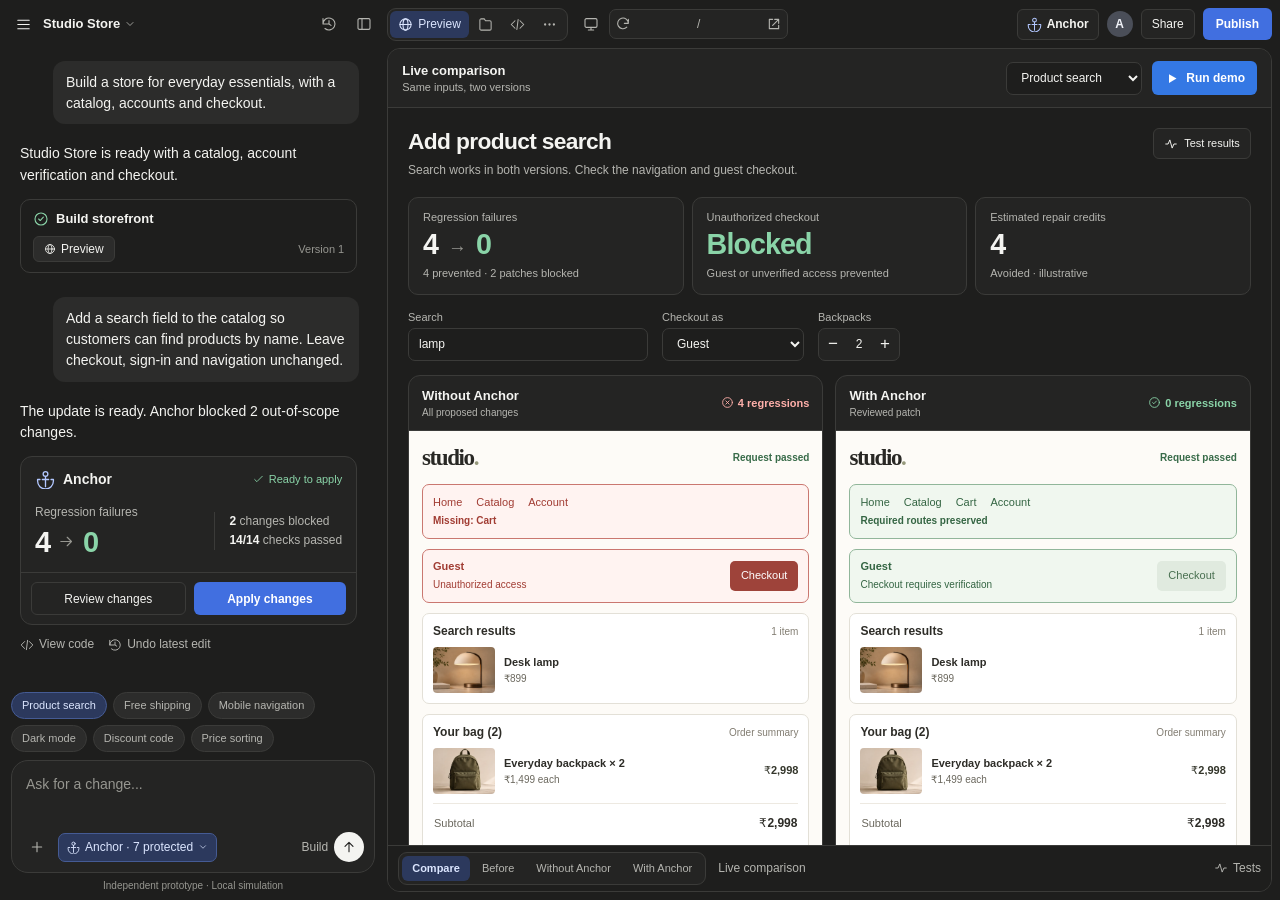
<file: index.html>
<!doctype html><html lang="en"><head><meta charset="utf-8"><meta name="viewport" content="width=device-width,initial-scale=1,viewport-fit=cover"><meta name="color-scheme" content="dark light"><title>Studio Store | Anchor</title><style>*{box-sizing:border-box} [hidden]{display:none!important} :root{font-family:Inter,-apple-system,BlinkMacSystemFont,"Segoe UI",Arial,sans-serif;font-size:13px;font-synthesis:none} body{--bg:#191919;--surface:#242424;--surface2:#2b2b2b;--hover:#303030;--border:#383838;--ink:#f0f0ef;--muted:#a5a5a5;--faint:#737373;--blue:#4c87e8;--accent:#b9c9ff;--green:#82cfa1;--red:#f2a39f;--amber:#e5c17b;--greenbg:#21352b;--redbg:#392827;--shadow:0 12px 40px #0005;background:var(--bg);color:var(--ink);margin:0;height:100dvh;overflow:hidden}body.light{--bg:#f7f6f3;--surface:#fff;--surface2:#efeeeb;--hover:#e7e5e1;--border:#dedcd8;--ink:#242322;--muted:#66645f;--faint:#898681;--blue:#2563eb;--accent:#3259a0;--green:#28754c;--red:#b74646;--amber:#96681d;--greenbg:#e5f4e9;--redbg:#f9e8e7;--shadow:0 12px 40px #0002}button,input,textarea,select{font:inherit}button{color:inherit;cursor:pointer;background:none;border:0;line-height:1.2;padding:0}button:disabled{cursor:not-allowed;opacity:.45}button:focus-visible,input:focus-visible,textarea:focus-visible,select:focus-visible{outline:2px solid var(--blue);outline-offset:2px}button:hover:not(:disabled){filter:brightness(1.1)}svg{width:16px;height:16px;display:inline-block;vertical-align:middle;flex:none}button span[data-icon]{display:flex;align-items:center} .top-spacer{flex:1;min-width:0}.topbar{height:54px;display:flex;align-items:center;padding:0 9px;gap:9px;position:relative;z-index:4}.projectbar{display:flex;align-items:center;gap:7px;width:354px;flex:none}.icon-button{width:30px;height:30px;border-radius:6px;display:grid;place-items:center;flex:none;color:var(--muted)}.icon-button:hover{background:var(--hover);color:var(--ink)}.brand-mark{width:30px;color:var(--ink)}.project-name{display:flex;gap:5px;align-items:center;font-weight:550;white-space:nowrap}.project-name svg{width:12px;height:12px;color:var(--muted)}.toolbar{display:flex;align-items:center;gap:8px;flex:1;min-width:0}.main-tabs{display:flex;align-items:center;gap:3px;flex:none}.tab{display:flex;gap:6px;align-items:center;padding:7px 8px;border-radius:6px;color:var(--muted);height:32px}.tab.active{background:var(--surface2);color:var(--ink);box-shadow:inset 0 0 0 1px var(--border)}.tab:not(.active) .tab-label{display:none}.tab:hover:not(.active){background:var(--hover)}.preview-controls{display:flex;align-items:center;gap:5px;flex:1;max-width:450px;min-width:50px}.address{border:1px solid var(--border);height:31px;border-radius:6px;display:flex;align-items:center;justify-content:space-between;flex:1;min-width:38px;color:var(--muted);background:var(--surface)}.address .icon-button{width:27px;height:27px}.address span{flex:1;text-align:center;font-size:12px}.anchor-top{display:flex;align-items:center;gap:5px;height:31px;border:1px solid #65748f;background:#232d42;color:#d4e1ff;border-radius:7px;padding:0 8px;font-size:12px;font-weight:550;white-space:nowrap}.light .anchor-top{background:#e7edff;color:#3558a4;border-color:#bac9ea}.anchor-top.inactive{background:var(--surface);color:var(--muted);border-color:var(--border)}.anchor-top svg{width:15px;height:15px}.anchor-top .count{font-size:10px;background:#ffffff12;padding:3px 5px;border-radius:4px}.avatar{width:26px;height:26px;border-radius:50%;background:#d7a8ab;color:#4d2831;display:grid;place-items:center;font-weight:600;font-size:12px;flex:none}.quiet{display:inline-flex;align-items:center;justify-content:center;gap:6px;border:1px solid var(--border);background:var(--surface);border-radius:6px;min-height:30px;padding:6px 10px;font-weight:500;white-space:nowrap}.quiet:hover{background:var(--hover)}.primary,.publish{display:inline-flex;justify-content:center;align-items:center;gap:6px;border-radius:6px;min-height:30px;padding:7px 12px;background:#3478e4;color:#fff;font-weight:550;white-space:nowrap}.publish{height:32px}.workspace{height:calc(100dvh - 54px);display:grid;grid-template-columns:354px minmax(0,1fr);gap:8px;padding:0 8px 8px}.chat{display:flex;min-width:0;flex-direction:column;min-height:0;position:relative}.chat-scroll{overflow:auto;padding:10px 10px 14px 8px;flex:1;min-height:0;scrollbar-width:thin;scrollbar-color:var(--border) transparent}.date{text-align:center;color:var(--faint);font-size:11px;margin:4px 0 20px}.message.user{background:var(--surface2);border-radius:12px 12px 4px 12px;padding:12px 13px;line-height:1.55;margin:0 0 20px 20px;font-size:13px}.assistant{padding:0 1px 0 2px;margin-bottom:20px;line-height:1.6}.assistant-title{display:flex;gap:7px;align-items:center;margin-bottom:9px;font-size:12px}.assistant-title b{font-weight:560}.assistant p{margin:0 0 11px;color:var(--ink);font-size:13px}.version-card{border:1px solid var(--border);border-radius:8px;padding:10px;background:var(--surface);font-size:12px;line-height:1.4}.version-card>div:first-child{display:flex;align-items:center;gap:7px}.version-card>div:first-child svg{color:var(--green)}.version-card b{font-weight:550}.version-actions{display:flex;align-items:center;justify-content:space-between;margin-top:9px;color:var(--faint);font-size:10px}.version-actions button{background:var(--surface2);border:1px solid var(--border);border-radius:5px;padding:5px 8px;color:var(--ink);display:flex;align-items:center;gap:5px;font-size:11px}.version-actions svg{width:12px;height:12px}.review-card{border:1px solid var(--border);border-radius:9px;background:var(--surface);overflow:hidden}.review-card-head{padding:11px 10px;display:flex;align-items:center;gap:8px;border-bottom:1px solid var(--border)}.anchor-symbol,.anchor-logo{border-radius:7px;background:#29354e;border:1px solid #405172;display:grid;place-items:center;color:#c0d0ff;width:29px;height:29px;flex:none}.anchor-symbol svg{width:17px;height:17px}.review-card-head b{display:block;font-size:12px;font-weight:600;line-height:1.4}.review-card-head small{display:block;font-size:10px;color:var(--muted);margin-top:2px;line-height:1.2}.status{margin-left:auto;display:flex;align-items:center;gap:4px;font-size:10px;font-weight:550;white-space:nowrap}.status svg{width:12px;height:12px}.good{color:var(--green)}.warn{color:var(--amber)}.bad{color:var(--red)}.review-lines{padding:7px 10px 9px;display:grid;gap:9px;font-size:11px}.review-lines>div{display:flex;align-items:center;gap:7px;color:var(--muted)}.review-lines svg{width:13px;height:13px;color:var(--faint)}.review-lines strong{margin-left:auto;color:var(--ink);font-weight:600;white-space:nowrap;font-variant-numeric:tabular-nums}.review-lines em{font-style:normal;font-weight:400;color:var(--muted);padding:0 2px}.review-actions{border-top:1px solid var(--border);padding:9px;display:flex;gap:7px}.review-actions button{flex:1;font-size:11px;padding:7px 5px}.response-actions{display:flex;gap:13px;margin-top:10px}.text-link{display:inline-flex;align-items:center;gap:4px;color:var(--muted);font-size:11px;font-weight:500;white-space:nowrap}.text-link:hover{color:var(--ink)}.text-link svg{width:12px;height:12px}.composer-wrap{padding:0 2px 0 2px;flex:none}.scenario-chips{display:flex;gap:5px;overflow:auto;scrollbar-width:none;padding:4px 1px 8px}.scenario-chip{font-size:10px;border:1px solid var(--border);border-radius:6px;padding:6px 8px;white-space:nowrap;color:var(--muted);background:var(--bg)}.scenario-chip.selected{color:var(--ink);background:var(--surface)}.composer{border:1px solid var(--border);border-radius:16px;background:var(--surface);padding:9px;box-shadow:0 2px 6px #0001}.composer textarea{resize:none;background:transparent;border:none;outline:none;color:var(--ink);width:100%;min-height:52px;line-height:1.45;font-size:13px;padding:3px 5px}.composer textarea::placeholder{color:var(--faint)}.composer-bar{display:flex;align-items:center;gap:6px}.anchor-chip{display:flex;align-items:center;gap:5px;border:1px solid #46587a;color:#d4e1ff;background:#29354e;border-radius:6px;min-height:28px;padding:5px 7px;font-size:11px}.light .anchor-chip{background:#e8efff;border-color:#b8c9f0;color:#3558a4}.anchor-chip.inactive{border-color:var(--border);background:var(--surface2);color:var(--muted)}.anchor-chip svg{width:13px;height:13px}.anchor-chip span:last-child svg{width:10px;height:10px}.build-label{font-size:11px;color:var(--muted)}.send{width:28px;height:28px;border-radius:50%;display:grid;place-items:center;background:var(--ink);color:var(--bg)}.send svg{width:16px;height:16px}.disclaimer{font-size:9px;color:var(--faint);padding:7px 0 1px;text-align:center}.main-area{border:1px solid var(--border);background:var(--surface);border-radius:9px;min-width:0;min-height:0;overflow:hidden;position:relative}.view{display:none;width:100%;height:100%;min-height:0}.view.active{display:flex;flex-direction:column}.preview-frame{flex:1;min-height:0;overflow:auto;background:#f6f3ee;scrollbar-width:thin;scrollbar-color:#b4b0a7 transparent;position:relative}.preview-frame.mobile{background:#292929;padding:14px;display:flex;justify-content:center;align-items:flex-start}.preview-frame.mobile .store{max-width:390px;width:100%;min-height:100%;border-radius:12px;overflow:hidden}.preview-bottom{display:flex;align-items:center;gap:9px;padding:7px 10px;border-top:1px solid var(--border);background:var(--surface);flex:none;min-height:42px}.version-switch{display:flex;background:var(--bg);border:1px solid var(--border);border-radius:7px;padding:2px;gap:1px;flex:none}.version-switch button{border-radius:5px;color:var(--muted);font-size:10px;padding:6px 9px;white-space:nowrap}.version-switch button.active{background:var(--surface2);color:var(--ink);font-weight:550}.preview-hint{font-size:11px;color:var(--muted);flex:1;overflow:hidden;text-overflow:ellipsis;white-space:nowrap}.preview-hint.bad{color:var(--red)}.preview-anchor{display:flex;align-items:center;gap:5px;color:var(--accent);font-size:11px;white-space:nowrap}.preview-anchor svg{width:14px;height:14px}.store{font-family:Arial,Helvetica,sans-serif;background:#fdfcf9;color:#292825;min-height:100%;container-type:inline-size}.shop-header{display:flex;align-items:center;justify-content:space-between;padding:19px 4.5%;border-bottom:1px solid #e7e3da;background:#fdfcf9;gap:14px}.shop-brand{font-family:Georgia,serif;font-size:27px;font-weight:bold;letter-spacing:-2px;color:#292825;text-decoration:none;line-height:1}.shop-brand span{color:#96997c}.store-nav{display:flex;gap:clamp(12px,2.8vw,32px);align-items:center}.store-nav button{font-size:12px;color:#6a6862;white-space:nowrap}.store-nav button.active{color:#222;font-weight:600}.shop-cart-icon{display:flex;align-items:center;gap:5px;font-size:11px;color:#423e36}.shop-cart-icon svg{width:18px;height:18px}.shop-content{padding:0 4.5%}.shop-hero{margin-top:22px;display:grid;grid-template-columns:1.2fr .8fr;min-height:260px;align-items:center;gap:12px;background:#eae9df;overflow:hidden;padding:clamp(22px,4cqw,52px);position:relative}.shop-kicker{font-size:9px;letter-spacing:1.8px;font-weight:700;color:#71735c;margin-bottom:17px}.shop-hero h1{font:400 clamp(30px,4.3cqw,62px)/1.04 Georgia,serif;letter-spacing:-1.8px;margin:0 0 14px;color:#292c22}.shop-hero p{font-size:12px;color:#67685d;line-height:1.6;max-width:295px;margin:0 0 19px}.shop-button{background:#363b2e;color:#fff;font-size:11px;padding:11px 14px;display:inline-flex;align-items:center;gap:18px}.hero-art{height:100%;min-height:190px;display:grid;place-items:center;position:relative;isolation:isolate}.hero-art svg{width:100%;height:auto;max-width:240px;max-height:240px;position:relative;z-index:1;filter:drop-shadow(0 12px 14px #38372622)}.art-ring{border:1px solid #c8c9b6;border-radius:50%;aspect-ratio:1;width:82%;position:absolute;z-index:0}.art-caption{position:absolute;bottom:0;right:0;font-size:9px;color:#777868;letter-spacing:.5px}.shop-section-title{display:flex;align-items:flex-end;justify-content:space-between;gap:12px;margin-top:29px;margin-bottom:15px}.shop-section-title h2{font:400 clamp(23px,2.9cqw,33px)/1.1 Georgia,serif;letter-spacing:-.8px;margin:0 0 7px}.shop-section-title p{font-size:11px;color:#77736b;margin:0}.shop-search-wrap{display:flex;align-items:center;gap:7px;border:1px solid #dedbd2;background:#fff;padding:7px 10px;max-width:210px;min-width:110px;width:32%;height:34px;color:#817c71}.shop-search-wrap input{border:0;background:transparent;color:#292825;outline:none;font-size:11px;width:100%;min-width:0}.shop-search-wrap svg{width:14px;height:14px}.shop-grid{display:grid;grid-template-columns:minmax(0,1fr) minmax(164px,27%);gap:17px;align-items:start}.products{display:grid;grid-template-columns:repeat(3,minmax(0,1fr));gap:12px}.product{min-width:0;display:flex;flex-direction:column}.product-art{aspect-ratio:1.12;display:grid;place-items:center;background:#eae6de;overflow:hidden}.product-art.art-2{background:#e7e8dc}.product-art.art-3{background:#ece4d9}.product-art svg{width:100%;height:100%;max-height:200px}.product-detail{display:flex;flex-direction:column;gap:5px;padding:10px 0 0;font-size:11px}.product-detail b{font-size:12px;font-weight:600;overflow-wrap:anywhere}.product-detail span{color:#6e6c62}.add{display:flex;align-items:center;gap:3px;justify-content:center;color:#3d4132;border:1px solid #d6d4c8;padding:7px 3px;font-size:10px;margin-top:4px;background:#fff;white-space:nowrap}.add svg{width:12px;height:12px}.cartbox{border:1px solid #dfdcd2;background:#fff;padding:12px;min-width:0}.cart-title{display:flex;justify-content:space-between;align-items:center;gap:5px;border-bottom:1px solid #e9e7e1;padding-bottom:10px}.cart-title h3{margin:0;font-size:13px;font-weight:600;white-space:nowrap}.cart-title button{font-size:10px;color:#77766d;text-decoration:underline}.cart-item{display:flex;justify-content:space-between;gap:6px;font-size:10px;padding:11px 0;border-bottom:1px solid #edeae4;color:#6f6b62;line-height:1.3}.cart-item b{font-weight:500;white-space:nowrap;color:#292825}.cart-row{display:flex;justify-content:space-between;font-size:11px;gap:6px;color:#716e64;padding:7px 0 0}.cart-row.total{margin-top:9px;border-top:1px solid #e9e7e1;padding-top:10px;color:#292825;font-weight:700}.account-label{display:block;margin-top:13px;font-size:10px;color:#77736b}.cartbox select{margin-top:5px;border:1px solid #dedbd2;background:#fff;color:#292825;font-size:11px;width:100%;padding:6px 3px}.checkout-button{margin-top:8px;width:100%;background:#363b2e;color:#fff;font-size:11px;padding:8px}.checkout-button:disabled{background:#8a8c80;opacity:.55}.checkout-note{font-size:9px;margin:7px 0 0;color:#887f75}.checkout-note.allowed{color:#a63c35}.checkout-note.denied{color:#5d7956}.shop-footer{border-top:1px solid #e7e3da;margin-top:32px;padding:16px 0;color:#3f4038;font:600 18px Georgia,serif;display:flex;justify-content:space-between;align-items:center}.shop-footer span{font:11px Arial,sans-serif;color:#878378}.empty{padding:25px 5px;color:#827e74;font-size:12px}.code-layout{display:flex;height:100%;min-height:0;overflow:hidden}.file-tree{width:200px;flex:none;background:var(--bg);border-right:1px solid var(--border);padding:12px 8px}.pane-title{font-size:11px;text-transform:uppercase;color:var(--muted);letter-spacing:.7px;padding:6px 5px}.tree-root{font-size:12px;margin:13px 0 4px;display:flex;align-items:center;gap:5px;padding:0 5px;color:var(--muted)}#file-list button{display:flex;gap:7px;align-items:center;padding:8px 8px;margin:2px 0;border-radius:5px;width:100%;font-size:12px;text-align:left}#file-list button.active,#file-list button:hover{background:var(--surface2)}#file-list button>svg{color:#dfb86a}.file-lock{margin-left:auto;color:var(--muted)}.file-lock svg{width:12px;height:12px}.code-pane{flex:1;min-width:0;display:flex;flex-direction:column}.code-head{border-bottom:1px solid var(--border);display:flex;align-items:center;gap:10px;padding:11px 14px;font-size:12px}.code-content{overflow:auto;flex:1;padding:15px 0;font:12px/1.8 ui-monospace,SFMono-Regular,Consolas,monospace}.code-content pre{padding:0 20px;white-space:pre-wrap;overflow-wrap:anywhere;color:var(--ink)}.source-label{padding:0 20px 13px;font:11px Inter,Arial,sans-serif;color:var(--muted)}.diff-line{display:flex;gap:9px;font:11px/1.6 ui-monospace,SFMono-Regular,Consolas,monospace;padding:8px 11px;overflow-wrap:anywhere;white-space:pre-wrap}.diff-line code{min-width:0;overflow-wrap:anywhere}.diff-line span{flex:none}.removed{background:var(--redbg);color:var(--red)}.added{background:var(--greenbg);color:var(--green)}.code-content .diff-line{padding:10px 20px}.code-reason{padding:15px 20px;font:12px/1.6 Inter,Arial,sans-serif;color:var(--muted)}.files-pane{padding:25px;max-width:700px;overflow:auto}.files-pane h2{font-size:20px;margin:0 0 8px}.files-pane p{color:var(--muted);margin-bottom:20px}.tool-tile{width:100%;display:flex;align-items:center;gap:12px;border:1px solid var(--border);background:var(--surface);border-radius:8px;padding:13px;margin:8px 0;text-align:left}.tool-tile:hover{background:var(--hover)}.tool-tile>svg,.tool-tile>span[data-icon]{color:var(--muted)}.tool-tile div{flex:1;min-width:0}.tool-tile b{font-size:13px;font-weight:550}.tool-tile small{font-size:11px;display:block;color:var(--muted);margin-top:4px}.tool-tile svg{width:16px;height:16px}.popover{position:fixed;z-index:9;left:10px;top:48px;background:var(--surface);border:1px solid var(--border);border-radius:9px;box-shadow:var(--shadow);padding:10px;width:225px}.popover b{display:block;padding:5px;font-weight:550}.popover small{display:block;padding:0 5px 7px;color:var(--muted)}.popover button{display:flex;align-items:center;gap:7px;width:100%;padding:8px 6px;border-radius:5px;text-align:left;font-size:12px}.popover button:hover{background:var(--hover)}.example-pop{top:auto;bottom:134px;left:12px;width:250px}.overlay{position:fixed;inset:0;background:#0004;z-index:10;display:flex;justify-content:flex-end;padding:7px}.drawer{width:min(448px,100%);height:100%;background:var(--bg);border:1px solid var(--border);border-radius:12px;box-shadow:var(--shadow);display:flex;flex-direction:column;overflow:hidden}.drawer-header{display:flex;align-items:center;gap:10px;padding:16px 17px 13px}.anchor-logo{width:36px;height:36px;border-radius:9px}.anchor-logo svg{width:21px;height:21px}.drawer h2{font-size:17px;margin:0 0 4px;font-weight:600}.drawer-header p{font-size:11px;color:var(--muted);margin:0}.drawer-tabs{display:flex;gap:4px;border-bottom:1px solid var(--border);padding:0 15px;flex:none}.drawer-tabs button{font-size:12px;padding:12px 10px;color:var(--muted);border-bottom:2px solid transparent}.drawer-tabs button.active{color:var(--ink);border-bottom-color:var(--blue)}.drawer-scroll{flex:1;overflow:auto;padding:15px 16px;scrollbar-width:thin;scrollbar-color:var(--border) transparent}.master-toggle{display:flex;justify-content:space-between;align-items:center;gap:12px;border:1px solid var(--border);background:var(--surface);border-radius:8px;padding:13px}.master-toggle b,.lock-row b{font-size:13px;font-weight:550;display:block}.master-toggle small,.lock-row small{font-size:11px;color:var(--muted);display:block;margin-top:5px;line-height:1.35}.switch{position:relative;display:inline-flex;width:33px;height:20px;flex:none;cursor:pointer}.switch input{position:absolute;width:33px;height:20px;opacity:0;margin:0;cursor:pointer}.switch i{display:block;border-radius:20px;background:var(--border);width:33px;height:20px;pointer-events:none;transition:background .15s}.switch i:after{content:'';position:absolute;left:3px;top:3px;background:#fff;width:14px;height:14px;border-radius:50%;transition:transform .15s}.switch input:checked+i{background:#3478e4}.switch input:checked+i:after{transform:translateX(13px)}.switch input:focus-visible+i{outline:2px solid var(--blue);outline-offset:2px}.section-heading{display:flex;align-items:center;justify-content:space-between;margin:21px 0 10px}.section-heading b{font-size:12px;font-weight:600}.lock-list,.dependency-list{border:1px solid var(--border);background:var(--surface);border-radius:8px;overflow:hidden}.lock-row{display:flex;gap:10px;align-items:center;padding:13px 11px;border-bottom:1px solid var(--border);cursor:pointer}.lock-row:last-child{border-bottom:0}.lock-row>span:nth-child(2){flex:1}.feature-icon{width:28px;height:28px;border-radius:7px;background:var(--surface2);color:var(--muted);display:grid;place-items:center}.dependency-list>div{display:flex;align-items:center;gap:9px;padding:12px;border-bottom:1px solid var(--border)}.dependency-list>div:last-child{border:0}.dependency-list b{font:12px ui-monospace,monospace;display:block}.dependency-list small{display:block;font-size:10px;color:var(--muted);margin-top:4px}.dependency-list svg{color:var(--muted)}.dependency-list p{padding:0 12px;font-size:12px;color:var(--muted)}.drawer-note{font-size:11px;color:var(--muted);line-height:1.6;margin:12px 2px}.drawer-footer{border-top:1px solid var(--border);display:flex;align-items:center;justify-content:space-between;gap:9px;padding:12px 16px;flex:none}.drawer-footer span{font-size:11px;color:var(--muted)}.drawer-footer button{font-size:12px}.summary-strip{display:grid;grid-template-columns:repeat(3,1fr);gap:8px}.summary-strip>div{background:var(--surface);border:1px solid var(--border);border-radius:8px;padding:10px;display:flex;flex-direction:column;gap:5px;min-width:0}.summary-strip small{font-size:10px;color:var(--muted)}.summary-strip b{font-size:23px;font-weight:600;letter-spacing:-.7px}.patch-card{border:1px solid var(--border);border-radius:8px;background:var(--surface);overflow:hidden;margin-bottom:10px}.patch-title{display:flex;align-items:center;padding:10px;gap:7px}.patch-title b{font:600 12px ui-monospace,monospace}.patch-title svg{color:var(--muted)}.patch-intent{color:var(--muted);font-size:11px;padding:0 10px 10px;line-height:1.4}.patch-reason{padding:10px 10px 0;color:var(--amber);font-size:10px;line-height:1.4}.patch-reason svg{width:12px;height:12px}.patch-open{margin:10px}.test-header,.test-row{display:grid;grid-template-columns:minmax(0,1fr) 53px 53px;align-items:center;gap:5px;padding:9px 7px;font-size:11px;border-bottom:1px solid var(--border)}.test-header{color:var(--muted);font-size:10px}.test-header span:not(:first-child){text-align:center}.test-row small{color:var(--muted);font-size:9px;display:block;margin-top:4px}.test-row.acceptance{background:var(--surface2)}.test-icon{display:flex;justify-content:center}.test-icon svg{width:15px;height:15px}.estimate{border:1px solid var(--border);background:var(--surface);padding:12px;border-radius:8px}.estimate label{display:flex;justify-content:space-between;align-items:center;gap:8px;font-size:11px;color:var(--muted);margin-bottom:10px}.estimate input{width:60px;background:var(--bg);border:1px solid var(--border);border-radius:5px;color:var(--ink);padding:6px;text-align:right}.estimate-total{display:flex;justify-content:space-between;align-items:center;border-top:1px solid var(--border);padding-top:10px;font-size:12px}.estimate-total b{font-size:23px;color:var(--green)}.estimate small{font-size:10px;color:var(--muted);display:block;margin-top:7px}.modal-backdrop{position:fixed;inset:0;background:#0007;display:grid;place-items:center;z-index:12;padding:15px}.modal{width:min(410px,100%);border:1px solid var(--border);background:var(--bg);border-radius:12px;box-shadow:var(--shadow);padding:15px}.modal header{display:flex;align-items:center;justify-content:space-between;gap:10px}.modal h2{font-size:17px;margin:0;font-weight:600}.modal p{font-size:12px;color:var(--muted);line-height:1.6}.modal .primary{margin-top:6px}.chat-hidden{grid-template-columns:minmax(0,1fr)}.hidden-chat{display:none}.chat-hidden .main-area{grid-column:1}.chat-hidden .chat{display:none}#toast{position:fixed;bottom:18px;left:50%;transform:translateX(-50%);z-index:20;background:var(--surface2);border:1px solid var(--border);color:var(--ink);box-shadow:var(--shadow);border-radius:8px;padding:11px 15px;font-size:12px;max-width:90vw;text-align:center}
@container (max-width:670px){.shop-grid{grid-template-columns:minmax(0,1fr) minmax(150px,34%);gap:12px}.products{grid-template-columns:repeat(2,minmax(0,1fr))}.shop-hero{min-height:210px}.shop-hero h1{font-size:33px}.hero-art svg{max-width:190px}}
@container (max-width:430px){.shop-header{padding:15px 4%;gap:8px}.shop-brand{font-size:23px}.store-nav{gap:8px}.store-nav button{font-size:10px}.shop-hero{margin-top:13px;grid-template-columns:1fr;gap:0;padding:19px;min-height:0}.shop-hero h1{font-size:32px;letter-spacing:-1.3px}.shop-hero p{font-size:11px}.hero-art{min-height:110px;height:110px}.hero-art svg{width:125px;height:125px}.art-ring{width:125px}.art-caption{font-size:8px}.shop-section-title{margin-top:20px;align-items:center}.shop-section-title h2{font-size:23px}.shop-section-title p{display:none}.shop-grid{grid-template-columns:1fr}.products{grid-template-columns:repeat(2,minmax(0,1fr))}.product-art{aspect-ratio:1.3}.cartbox{margin-top:5px}}
@media(max-width:1150px){.projectbar{width:318px}.workspace{grid-template-columns:318px minmax(0,1fr)}.chat-hidden{grid-template-columns:1fr}.toolbar{gap:5px}.preview-controls{max-width:220px}.share{display:none}.review-card-head{gap:6px}.review-card-head small{font-size:9px}.status{font-size:9px}.review-lines{font-size:10px}.preview-hint{display:none}}
@media(max-width:790px){.projectbar{width:auto;min-width:0}.project-name{font-size:12px}.projectbar .top-spacer{display:none}.projectbar #history{display:none}.toolbar{justify-content:flex-end}.topbar{gap:4px;padding:0 7px}.main-tabs .tab{padding:6px 5px}.preview-controls{display:none}.anchor-top{padding:0 6px}.avatar{display:none}.workspace{grid-template-columns:270px minmax(0,1fr);gap:6px;padding:0 5px 5px}.chat-hidden{grid-template-columns:1fr}.chat-scroll{padding-right:4px;padding-left:3px}.message.user{margin-left:7px;font-size:12px}.assistant p{font-size:12px}.review-card-head{flex-wrap:wrap}.review-lines{font-size:10px}.review-actions{gap:4px}.review-actions button{font-size:10px}.review-card-head .status{margin-left:auto}.preview-bottom{padding:5px 4px}.version-switch button{font-size:9px;padding:5px}.preview-anchor{display:none}.file-tree{width:120px}.code-head{padding:8px}.code-head .quiet{font-size:10px;padding:5px}.composer-bar{gap:3px}.build-label{display:none}.disclaimer{font-size:8px}}
@media(max-width:600px){body{height:auto;min-height:100dvh;overflow:auto}.topbar{height:47px;position:sticky;top:0;background:var(--bg)}.projectbar{gap:2px}.project-name{max-width:96px;overflow:hidden;text-overflow:ellipsis}.brand-mark{width:25px}.projectbar #hide-chat{display:none}.toolbar{gap:4px}.main-tabs{gap:0}.main-tabs .tab.active .tab-label{display:none}.main-tabs .tab{padding:5px}.main-tabs .tab svg{width:14px;height:14px}.publish{display:none}.anchor-top{height:28px;font-size:11px}.anchor-top .count{font-size:9px;padding:2px}.workspace,.chat-hidden{height:auto;display:flex;flex-direction:column;padding:0 5px 5px;gap:8px}.chat{min-height:0}.chat-scroll{max-height:340px;flex:none;padding:8px 9px}.chat-scroll .first-msg,.chat-scroll .first-msg+.assistant{display:none}.chat-scroll .message.user{margin:0 0 12px 20px}.assistant{margin-bottom:3px}.review-card-head{flex-wrap:nowrap}.review-lines{font-size:11px}.review-card-head .status{font-size:10px}.composer-wrap{padding:0 4px}.composer textarea{min-height:44px}.composer-bar{gap:6px}.build-label{display:inline}.disclaimer{font-size:9px}.main-area{height:600px;flex:none}.preview-bottom{padding:6px 8px}.version-switch button{font-size:10px;padding:6px}.preview-anchor{display:flex;margin-left:auto}.overlay{padding:4px}.drawer{width:100%}.drawer-scroll{padding:13px}.drawer-tabs{padding:0 8px}.drawer-tabs button{padding:11px 9px;font-size:11px}.example-pop{top:110px;bottom:auto}.file-tree{width:115px}.files-pane{padding:17px}.store{min-height:100%}.preview-frame.mobile{padding:8px}.preview-frame.mobile .store{border-radius:6px}.code-head .quiet{font-size:9px}.modal{padding:12px}}
.checkout-note.correct{color:#5d7956}.checkout-note.incorrect{color:#a63c35}.chat-scroll{scroll-behavior:auto}.scenario-chips{justify-content:space-between}.scenario-chip{padding:6px 7px}.scenario-chips .scenario-chip:last-child{flex-shrink:1}.chat-end{height:1px}.message.user{margin-bottom:16px}.assistant{margin-bottom:16px}.date{margin-bottom:12px}.assistant-title{margin-bottom:7px}.assistant p{margin-bottom:9px}.version-card{padding:9px}.shop-hero{min-height:250px}.hero-art{max-height:230px}.hero-art svg{max-height:220px}.product-art{aspect-ratio:1.25}.shop-grid{gap:15px}.shop-footer{margin-top:22px}@media(max-width:600px){.chat-scroll{max-height:405px}.chat-scroll .message.user{margin-bottom:12px}.assistant{margin-bottom:4px}.hero-art{height:110px}.shop-hero{min-height:0}.hero-art svg{max-height:125px}.product-art{aspect-ratio:1.3}}

/* Workspace design system */
:root{font-size:14px;--radius:8px;--control-radius:6px;--space:4px;--chat-width:clamp(350px,29vw,440px)}
body{--bg:#1e1e1d;--surface:#242423;--surface2:#2c2c2b;--hover:#363634;--border:#3b3b39;--ink:#f4f4f1;--muted:#b5b5b0;--faint:#969690;--blue:#4779ed;--accent:#b2c7ff;--green:#8ad4a8;--red:#ffb0aa;--amber:#e6c58a;--primary:#416fe0;--primary-hover:#507ef0;--selected:#2c395d;--selected-border:#455b94;--selected-ink:#dce6ff;--shadow:0 12px 40px #0005;font-variant-numeric:tabular-nums}
body.light{--bg:#f7f7f5;--surface:#fff;--surface2:#eeefec;--hover:#e7e8e5;--border:#d8d9d4;--ink:#242522;--muted:#5f625c;--faint:#72756e;--blue:#315fd2;--accent:#3158bd;--green:#236f48;--red:#b1413d;--amber:#8a5c14;--primary:#315fd2;--primary-hover:#2853c1;--selected:#e7edff;--selected-border:#b7c7f2;--selected-ink:#244ba7;--shadow:0 12px 40px #0002}
button{transition:background-color .12s,color .12s,border-color .12s,opacity .12s}button:hover:not(:disabled){filter:none}button:active:not(:disabled){opacity:.82}button:disabled{opacity:.48}
.topbar{height:48px;padding:0 8px;gap:8px}.projectbar{width:var(--chat-width);gap:5px}.workspace{height:calc(100dvh - 48px);grid-template-columns:var(--chat-width) minmax(0,1fr);gap:8px;padding:0 8px 8px}.workspace.chat-hidden{grid-template-columns:1fr}.project-name{font-size:13px;font-weight:550;gap:4px}.brand-mark{width:28px}.brand-mark svg{width:17px;height:17px}.icon-button{width:30px;height:30px;border-radius:var(--control-radius)}
.toolbar{gap:8px}.main-tabs{gap:2px;background:var(--surface);border:1px solid var(--border);border-radius:9px;padding:2px}.tab{height:27px;padding:5px 8px;border-radius:6px;font-size:12px;gap:5px}.tab svg{width:15px;height:15px}.tab.active{background:var(--selected);color:var(--selected-ink);box-shadow:none}.tab:not(.active){width:30px;justify-content:center;padding:5px}.preview-controls{max-width:360px;gap:3px}.address{height:30px;border-radius:7px;font-size:12px}.address .icon-button{height:26px;width:26px}.avatar{background:#4a4e58;color:#f1f3f9;width:26px;height:26px}.light .avatar{background:#d9e0f0;color:#35415b}
.quiet{border-color:var(--border);background:var(--surface);border-radius:var(--control-radius);font-size:12px}.primary,.publish{background:var(--primary);border-radius:var(--control-radius);font-size:12px;font-weight:600;min-height:32px}.primary:hover:not(:disabled),.publish:hover:not(:disabled){background:var(--primary-hover)}.publish{padding:7px 13px}.anchor-top,.light .anchor-top{border:1px solid var(--border);background:var(--surface);color:var(--ink);border-radius:var(--control-radius);font-size:12px;padding:0 9px}.anchor-top svg{color:var(--accent)}.anchor-top:hover,.light .anchor-top:hover{background:var(--hover)}.anchor-top.inactive svg{color:var(--muted)}
.chat-scroll{padding:18px 10px 12px;scrollbar-gutter:stable;overscroll-behavior:contain}.message.user{padding:11px 13px;margin:0 0 19px 35px;border-radius:12px;background:var(--surface2);font-size:14px;line-height:1.48;overflow-wrap:anywhere}.assistant{padding:0 2px;margin-bottom:24px;line-height:1.55}.assistant p{font-size:14px;line-height:1.55;margin:0 0 12px}.version-card{padding:10px 12px;background:transparent;border-radius:10px;font-size:13px}.version-card b{font-weight:550}.version-actions{font-size:11px;margin-top:8px}.version-actions button{font-size:12px;border-radius:6px;padding:5px 10px}.review-card{border:1px solid var(--border);border-radius:12px;background:var(--surface);overflow:hidden}.review-card-head{padding:13px 14px;border-bottom:0;gap:8px}.review-card-head b{font-size:14px;font-weight:600}.anchor-symbol,.anchor-logo{background:none;border:none;width:20px;height:20px;color:var(--accent);border-radius:0}.anchor-symbol svg{width:19px;height:19px}.status{font-size:11px;gap:4px;font-weight:500}.status svg{width:13px;height:13px}.impact{padding:0 14px 13px;display:flex;gap:15px;align-items:center}.impact-main{flex:1;min-width:0}.impact-label{display:block;font-size:12px;color:var(--muted);margin-bottom:3px}.impact-nums{display:flex;align-items:center;gap:8px;font-size:29px;font-weight:600;letter-spacing:-1.2px;line-height:1.2}.impact-nums svg{width:17px;height:17px;color:var(--faint)}.impact-nums .good{color:var(--green)}.impact-meta{flex:none;border-left:1px solid var(--border);padding-left:14px;font-size:12px;line-height:1.6;color:var(--muted)}.impact-meta strong{font-weight:600;color:var(--ink)}.impact-meta div{white-space:nowrap}.review-actions{padding:9px 10px;gap:8px}.review-actions button{font-size:12px;min-height:33px}.response-actions{gap:14px;margin-top:12px}.text-link{font-size:12px;gap:5px}.text-link svg{width:14px;height:14px}.composer-wrap{padding:0 4px 0 3px}.scenario-chips{justify-content:flex-start;gap:6px;padding:3px 0 8px;flex-wrap:wrap}.scenario-chip{background:var(--surface2);border:1px solid var(--border);border-radius:15px;padding:6px 10px;font-size:11px;color:var(--muted);line-height:1.2}.scenario-chip.selected{background:var(--surface2);color:var(--muted)}.scenario-chip:hover,.scenario-chip:focus-visible{color:var(--ink);background:var(--hover)}.composer{border:1px solid var(--border);background:var(--surface);border-radius:17px;padding:10px;box-shadow:none}.composer:focus-within{border-color:var(--selected-border)}.composer textarea{font-size:14px;min-height:58px;padding:3px 4px;line-height:1.5}.composer textarea:focus-visible{outline:none}.composer textarea::placeholder{color:var(--faint)}.composer-bar{gap:6px}.anchor-chip,.light .anchor-chip{background:var(--selected);border:1px solid var(--selected-border);color:var(--selected-ink);font-size:12px;border-radius:7px;padding:5px 8px;min-height:29px}.anchor-chip.inactive{background:var(--surface2);border-color:var(--border);color:var(--muted)}.build-label{font-size:12px;color:var(--muted)}.send{height:30px;width:30px;background:var(--ink);color:var(--bg);flex:none}.send:hover:not(:disabled){background:var(--primary);color:white}.disclaimer{font-size:10px;color:var(--faint);padding:7px 0 1px}
.main-area{border-radius:13px;border:1px solid var(--border)}.preview-bottom{gap:12px;min-height:44px;padding:6px 10px;background:var(--bg);border-top:1px solid var(--border)}.version-switch{padding:3px;border-radius:9px;background:var(--surface);gap:2px}.version-switch button{font-size:11px;padding:6px 10px;border-radius:6px}.version-switch button.active{background:var(--selected);color:var(--selected-ink);font-weight:600}.preview-hint{font-size:12px}.preview-anchor{color:var(--muted);font-size:12px}.preview-anchor:hover{color:var(--ink)}
.drawer{width:min(490px,100%);border-radius:14px;box-shadow:var(--shadow)}.drawer-header{padding:18px 20px 10px;align-items:flex-start}.drawer h2{display:flex;align-items:center;gap:8px;font-size:20px;letter-spacing:-.4px;margin:0 0 6px}.drawer h2 svg{width:20px;height:20px;color:var(--accent)}.drawer-header p{font-size:13px}.drawer-tabs{gap:12px;padding:0 20px}.drawer-tabs button{font-size:13px;padding:12px 0;margin-right:4px}.drawer-tabs button.active{font-weight:600}.drawer-scroll{padding:20px}.drawer-footer{padding:12px 20px}.drawer-footer button{min-height:34px}.master-toggle{background:var(--surface);border-radius:10px}.lock-row{font-size:13px}.drawer-note{font-size:12px;line-height:1.5}.section-heading{margin-top:20px}.summary-strip{border-radius:10px}.summary-strip b{font-variant-numeric:tabular-nums}.patch-card{border-radius:10px}.patch-title{font-size:13px}.patch-intent,.patch-reason,.diff-line{font-size:12px}.test-row{font-size:12px}.estimate-total b{font-variant-numeric:tabular-nums}.pane-title{text-transform:none;letter-spacing:0;font-size:12px}.file-tree{background:var(--bg)}.popover{border-radius:10px}.example-pop{bottom:142px}.modal{border-radius:12px}#toast{font-size:13px;animation:toast-in .16s ease-out}.drawer{animation:drawer-in .18s ease-out}.send.busy svg{animation:spin .7s linear infinite}.review-card[aria-busy=true]{opacity:.75}.review-card .activity-text{padding:15px;display:flex;align-items:center;gap:10px;color:var(--muted)}.activity-text svg{animation:spin .7s linear infinite}.review-card.updated{animation:review-in .26s ease-out}.send:disabled{opacity:.65}
@keyframes spin{to{transform:rotate(360deg)}}@keyframes toast-in{from{opacity:0;transform:translateY(6px)}to{opacity:1;transform:translateY(0)}}@keyframes drawer-in{from{transform:translateX(12px);opacity:.5}to{transform:translateX(0);opacity:1}}@keyframes review-in{from{opacity:.55;transform:translateY(3px)}to{opacity:1;transform:translateY(0)}}
/* Storefront: keep the existing product and interaction model. */
.shop-kicker{font-size:11px;letter-spacing:.7px;text-transform:none;color:#5d6150;margin-bottom:12px}.shop-hero h1{text-wrap:balance;letter-spacing:-1.5px}.art-caption{display:none}.shop-hero p{font-size:13px;line-height:1.6}.shop-hero{padding:clamp(20px,3.5cqw,42px);min-height:245px}.hero-art{min-height:175px}.shop-button{font-size:12px}.shop-section-title p{color:#625e56;font-size:12px}.product-detail span{color:#625f56}.add{font-size:11px}.cart-item,.cart-row,.account-label,.checkout-note,.cart-title button{font-size:11px}.cart-item b,.cart-row,.product-detail span,.shop-cart-icon{font-variant-numeric:tabular-nums}.checkout-button{font-size:12px}.cart-title h3{font-size:14px}
@media(max-width:1150px){:root{--chat-width:340px}.preview-controls{max-width:240px}.toolbar{gap:5px}.preview-hint{display:none}.preview-anchor{margin-left:auto}.impact-meta{padding-left:10px}.impact{gap:10px}.scenario-chip{font-size:10px;padding:6px 8px}}
@media(max-width:790px){:root{--chat-width:290px}.topbar{padding:0 5px;gap:4px}.projectbar{width:auto}.toolbar{gap:4px}.main-tabs{gap:0}.tab:not(.active){width:26px}.tab{padding:5px}.anchor-top{padding:0 6px}.workspace{grid-template-columns:var(--chat-width) minmax(0,1fr);padding:0 5px 5px;gap:6px}.chat-scroll{padding:10px 5px 8px}.message.user{font-size:13px;margin-left:10px}.assistant p{font-size:13px}.impact-meta{font-size:11px;padding-left:8px}.impact-nums{font-size:26px}.review-card-head{flex-wrap:nowrap}.review-card-head .status{font-size:10px}.review-actions button{font-size:11px}.preview-bottom{gap:6px;padding:5px}.version-switch button{font-size:10px;padding:6px 7px}.composer textarea{font-size:13px}.anchor-chip{font-size:11px}.disclaimer{font-size:9px}}
@media(max-width:600px){body{height:auto;min-height:100dvh;overflow:auto}.topbar{height:48px;position:sticky;top:0}.projectbar{max-width:125px;gap:1px}.project-name{font-size:12px;max-width:95px}.brand-mark{width:25px}.main-tabs{gap:0}.tab:not(.active){width:25px}.tab.active{width:26px;padding:5px;justify-content:center}.tab.active .tab-label{display:none}.anchor-top{height:28px;font-size:11px}.workspace,.workspace.chat-hidden{height:auto;display:flex;flex-direction:column;padding:0 6px 6px;gap:8px}.chat-scroll{max-height:355px;padding:10px 8px;scrollbar-gutter:auto}.chat-scroll .message.user{margin:0 0 12px 22px}.assistant{margin-bottom:4px}.review-actions button{font-size:12px}.impact{gap:12px}.impact-meta{font-size:12px}.composer textarea{min-height:48px}.composer-wrap{padding:0 2px}.composer{border-radius:14px}.scenario-chips{gap:5px}.scenario-chip{font-size:11px}.main-area{height:630px;border-radius:11px;flex:none}.preview-bottom{padding:6px 8px;gap:6px}.preview-anchor{display:flex}.version-switch button{font-size:10px;padding:6px 8px}.drawer-scroll{padding:14px}.drawer-header{padding:15px 14px 8px}.drawer-tabs{padding:0 14px;gap:12px}.drawer-tabs button{font-size:12px}.drawer-footer{padding:10px 14px}.shop-hero{min-height:0;padding:20px}.hero-art{min-height:100px}.shop-hero p{font-size:12px}.product-detail span,.cart-item,.cart-row{font-size:11px}.example-pop{top:95px;bottom:auto}}
@media(prefers-reduced-motion:reduce){*,*::before,*::after{animation:none!important;transition:none!important;scroll-behavior:auto!important}}

@container (max-width:430px){.shop-section-title{flex-wrap:wrap;align-items:flex-start;gap:10px}.shop-search-wrap{width:100%;max-width:none;min-width:0}.shop-kicker{font-size:10px}.shop-grid{grid-template-columns:1fr}.products{grid-template-columns:repeat(2,minmax(0,1fr))}.hero-art{min-height:100px}.shop-hero h1{font-size:32px}}
@media(max-width:360px){.anchor-top>span:nth-child(2){display:none}.anchor-top{width:28px;justify-content:center;padding:0}.project-name{max-width:90px}.impact-meta{font-size:11px}.impact-nums{font-size:24px}.review-card-head{padding:11px}.review-actions button{font-size:11px}.version-switch button{padding:6px}.preview-anchor{font-size:11px}}

/* Release 0.3: focused behavior comparison and original editorial photography. */
.sr-only{position:absolute;width:1px;height:1px;overflow:hidden;clip:rect(0,0,0,0);white-space:nowrap}
.demo-toolbar{display:flex;align-items:center;gap:10px;padding:12px 14px;border-bottom:1px solid var(--border);background:var(--surface);flex:none;min-height:58px}.demo-toolbar-label{display:flex;flex-direction:column;gap:3px;min-width:0;margin-right:auto}.demo-toolbar-label strong{font-size:13px;font-weight:600}.demo-toolbar-label span{font-size:11px;color:var(--muted)}.demo-scenario-label select,.compare-controls input:not([type=checkbox]),.compare-controls select{border:1px solid var(--border);background:var(--bg);color:var(--ink);border-radius:7px;padding:7px 10px;min-height:33px;max-width:100%;font-size:12px}.demo-scenario-label select{min-width:135px}.demo-run{gap:7px;min-height:34px;background:#3478e4;font-weight:600}.demo-run svg{width:15px;height:15px;fill:currentColor;stroke:none}.demo-run:hover:not(:disabled){filter:brightness(1.12)}
.compare-panel{flex:1;min-height:0;overflow:auto;scrollbar-width:thin;scrollbar-color:var(--border) transparent;background:var(--bg);padding:20px;container-type:inline-size;overscroll-behavior:contain}.compare-intro{display:flex;justify-content:space-between;align-items:flex-start;gap:14px;margin-bottom:18px}.compare-intro h2{font-size:clamp(20px,2.7cqw,30px);letter-spacing:-.65px;margin:0 0 7px;font-weight:600;line-height:1.15}.compare-intro p{font-size:12px;line-height:1.5;color:var(--muted);margin:0;max-width:66ch}.compare-tests{flex:none;font-size:11px;min-height:31px;gap:6px}.compare-tests svg{width:14px;height:14px}.compare-metrics{display:grid;grid-template-columns:1fr 1fr 1fr;gap:8px;margin-bottom:16px}.compare-metrics>div{min-width:0;background:var(--surface);border:1px solid var(--border);border-radius:10px;padding:13px 14px;display:flex;flex-direction:column;gap:5px}.compare-metrics>div>span{font-size:11px;color:var(--muted);font-weight:500}.compare-metrics strong{font-size:clamp(20px,3.4cqw,31px);line-height:1.14;letter-spacing:-.9px;font-weight:600;white-space:nowrap;font-variant-numeric:tabular-nums}.compare-metrics strong i{font-style:normal;font-size:.65em;color:var(--faint);padding:0 3px}.compare-metrics strong b{font-weight:600}.compare-metrics small{font-size:11px;color:var(--muted);line-height:1.35}
.compare-controls{display:flex;gap:10px 14px;align-items:flex-end;flex-wrap:wrap;margin-bottom:14px}.compare-controls label{display:flex;flex-direction:column;gap:5px;font-size:11px;color:var(--muted);min-width:0}.compare-controls label:first-child{flex:1;max-width:240px}.compare-controls input[type=search]{width:100%;min-width:85px}.compare-controls select{min-width:100px}.quantity-control{display:flex;align-items:center;border:1px solid var(--border);background:var(--surface);border-radius:7px;height:33px;color:var(--ink)}.quantity-control button{padding:0;width:28px;height:31px;font-size:17px}.quantity-control button:disabled{opacity:.3}.quantity-control output{min-width:24px;text-align:center;font-variant-numeric:tabular-nums;font-size:12px}.compare-controls .compare-mobile-control{display:flex;flex-direction:row;align-items:center;gap:7px;min-height:33px;color:var(--ink);font-size:12px}.compare-mobile-control input{accent-color:#3478e4}
.compare-results{display:grid;grid-template-columns:minmax(0,1fr) minmax(0,1fr);gap:12px;align-items:start}.cmp-version{min-width:0;border:1px solid var(--border);border-radius:12px;background:var(--surface);overflow:hidden}.cmp-head{display:flex;align-items:center;justify-content:space-between;gap:7px;padding:12px 13px;border-bottom:1px solid var(--border)}.cmp-head>div{display:flex;flex-direction:column;gap:4px;min-width:0}.cmp-head strong{font-size:13px;font-weight:600}.cmp-head>div>span{font-size:10px;color:var(--muted)}.cmp-status{white-space:nowrap;display:flex;align-items:center;gap:4px;font-size:11px;font-weight:550}.cmp-status svg{width:13px;height:13px}.cmp-store{color:#2d2c27;background:#fdfbf7;display:grid;gap:10px;padding:13px;min-height:0}.cmp-brand{display:flex;align-items:center;justify-content:space-between;gap:7px;padding:2px 0 5px}.cmp-brand .shop-brand{font-size:23px;letter-spacing:-1.4px}.cmp-accept{font-size:10px;font-weight:600;white-space:nowrap}.cmp-ok{color:#386b49}.cmp-error{color:#a13c33}.cmp-nav,.cmp-search,.cmp-cart,.cmp-auth{border:1px solid #e3e0d7;background:#fff;border-radius:7px;padding:10px;min-width:0}.cmp-nav{display:flex;flex-direction:column;gap:5px}.cmp-links{display:flex;align-items:center;flex-wrap:wrap;gap:8px 14px;line-height:1.3;font-size:11px;color:#54554a}.cmp-links span{white-space:nowrap}.cmp-nav small,.cmp-note{font-size:10px;line-height:1.45;font-weight:550}.cmp-section-title{display:flex;align-items:baseline;justify-content:space-between;gap:5px;padding:0 0 9px}.cmp-section-title strong{font-size:12px;font-weight:600;white-space:nowrap}.cmp-section-title span{font-size:10px;color:#827d72;white-space:nowrap}.cmp-product-list{display:grid;gap:7px}.cmp-product{display:flex;align-items:center;gap:9px;min-width:0}.cmp-product img{display:block;width:62px;height:46px;object-fit:cover;border-radius:4px;flex:none}.cmp-product>div{display:flex;flex-direction:column;gap:3px;min-width:0;flex:1}.cmp-product b{font-size:11px;font-weight:600;line-height:1.25}.cmp-product small,.cmp-product>strong{font-size:10px;color:#6b685e;font-variant-numeric:tabular-nums}.cmp-product>strong{font-size:11px;font-weight:600;white-space:nowrap;color:#34362b}.cmp-cart-product{padding-bottom:9px;border-bottom:1px solid #ede9e1;margin-bottom:6px}.cmp-empty{font-size:11px;color:#797568}.cmp-totals{display:grid;gap:2px}.cmp-amount{display:flex;align-items:center;justify-content:space-between;gap:8px;font-size:11px;padding:5px 7px;margin:0 -7px;color:#6b685e;font-variant-numeric:tabular-nums;border:1px solid transparent;border-radius:5px}.cmp-amount strong{font-size:12px;color:#2d2c27;font-weight:600;white-space:nowrap}.cmp-amount:last-child{font-size:12px;color:#2d2c27;font-weight:600;border-top-color:#e5e1d7;padding-top:9px;margin-top:3px}.cmp-amount:last-child strong{font-size:17px;letter-spacing:-.4px}.cmp-note{margin-top:7px;color:#a13c33}.cmp-auth{display:flex;align-items:center;gap:6px;justify-content:space-between}.cmp-auth>div{min-width:0;display:flex;flex-direction:column;gap:4px}.cmp-auth strong{font-size:11px;line-height:1.25;font-weight:600}.cmp-auth small{font-size:10px;line-height:1.35;color:#777367}.cmp-checkout{background:#3c4134;color:#fff;padding:8px 11px;border-radius:5px;font-size:11px;white-space:nowrap;font-weight:500}.cmp-checkout:disabled{color:#696d61;background:#e6e7e0;opacity:1}.cmp-fail{border-color:#ca7770!important;background:#fff3f1!important;color:#a13c33!important}.cmp-pass{border-color:#91b69a!important;background:#f0f7ef!important;color:#346543!important}.cmp-fail small,.cmp-fail strong,.cmp-fail .cmp-note,.cmp-fail .cmp-links{color:#a13c33}.cmp-pass small,.cmp-pass strong,.cmp-pass .cmp-links{color:#346543}.cmp-auth.cmp-fail .cmp-checkout{background:#9e433a;color:white}.cmp-auth.cmp-pass .cmp-checkout:disabled{background:#e0eadf;color:#497051}.cmp-cart.cmp-fail .cmp-amount:not(.cmp-fail) strong{color:#2d2c27}.cmp-cart.cmp-pass .cmp-amount:not(.cmp-pass) strong{color:#2d2c27}.comparison-footer{display:flex;align-items:center;justify-content:space-between;gap:10px;margin:13px 1px 2px;color:var(--muted);font-size:10px;line-height:1.4}.comparison-footer .text-link{font-size:11px;flex:none}.preview-regression{outline:2px solid #c8655b;outline-offset:3px;border-radius:4px}.version-switch button[data-version=compare]{font-weight:600}.preview-bottom .preview-hint{overflow:hidden;text-overflow:ellipsis}.compare-results .cmp-version{animation:review-in .22s ease-out}
/* Storefront: consistent photographs, generous framing, and a quiet retail palette. */
.shop-hero{grid-template-columns:minmax(0,1fr) minmax(0,1.05fr);padding:0;gap:0;min-height:280px;background:#eae7dd;border-radius:3px}.shop-hero>div:first-child{padding:clamp(21px,4.2cqw,56px);position:relative;z-index:1}.shop-hero h1{font-size:clamp(29px,4.6cqw,61px);line-height:1.06;letter-spacing:-1.75px}.hero-art{height:100%;min-height:260px;max-height:none;display:block;overflow:hidden;position:relative}.hero-art img{display:block;width:100%;height:100%;position:absolute;inset:0;object-fit:cover;object-position:57% 50%}.product-art{aspect-ratio:1.12;display:block;overflow:hidden;border-radius:3px}.product-art img{width:100%;height:100%;display:block;object-fit:cover;object-position:center}.product-detail{padding-top:11px}.product-detail b{font-size:13px}.shop-header{padding-top:22px;padding-bottom:22px}.shop-kicker{font-size:10px;letter-spacing:.7px}.cartbox{border-radius:4px}.shop-button,.add,.checkout-button{border-radius:3px}.shop-content{padding-bottom:12px}.scenario-chip.selected{border-color:var(--selected-border);color:var(--selected-ink);background:var(--selected)}
@container (max-width:700px){.compare-metrics>div{padding:10px}.compare-metrics small{font-size:10px}.compare-metrics>div>span{font-size:10px}.cmp-store{padding:10px}.cmp-head{padding:11px 10px}.cmp-head strong{font-size:12px}.cmp-head>div>span{font-size:9px}.cmp-status{font-size:10px}.cmp-product img{width:49px;height:39px}.cmp-product b{font-size:10px}.cmp-product>strong{font-size:10px}.cmp-links{gap:6px 9px}.cmp-nav,.cmp-search,.cmp-cart,.cmp-auth{padding:8px}.cmp-amount{font-size:10px;padding-left:4px;padding-right:4px;margin-left:-4px;margin-right:-4px}.cmp-amount:last-child strong{font-size:15px}.cmp-checkout{padding:7px 8px}}
@container (max-width:530px){.compare-intro h2{font-size:22px}.compare-intro{gap:8px}.compare-intro p{font-size:11px}.compare-tests{font-size:10px;padding:6px}.compare-tests svg{display:none}.compare-metrics{gap:5px}.compare-metrics>div{padding:9px 7px;gap:5px}.compare-metrics>div>span{font-size:9px}.compare-metrics strong{font-size:20px;letter-spacing:-.6px}.compare-metrics small{font-size:9px}.compare-results{grid-template-columns:1fr;gap:10px}.cmp-store{padding:12px}.cmp-head strong{font-size:13px}.cmp-product img{width:62px;height:46px}.cmp-product b{font-size:11px}.cmp-head>div>span{font-size:10px}.cmp-status{font-size:11px}.comparison-footer{align-items:flex-start}.compare-controls{gap:7px 10px}.compare-controls label:first-child{max-width:100%}.compare-controls label{font-size:10px}.compare-controls input:not([type=checkbox]),.compare-controls select{font-size:11px;padding:6px;min-width:0}.compare-controls label:first-child{flex:1;min-width:90px}}
@container (max-width:430px){.shop-hero{grid-template-columns:1fr;min-height:0}.shop-hero>div:first-child{padding:22px}.shop-hero h1{font-size:33px}.hero-art{height:180px;min-height:180px}.hero-art img{object-position:center}.shop-header{padding:14px 4%}.product-art{aspect-ratio:1.3}}
@media(max-width:1150px){.compare-panel{padding:15px}.demo-toolbar{padding:10px}.demo-toolbar-label span{display:none}.demo-scenario-label select{min-width:118px}}
@media(max-width:790px){.demo-toolbar{gap:6px;flex-wrap:wrap;min-height:48px}.demo-toolbar-label{display:none}.demo-scenario-label{flex:1}.demo-scenario-label select{width:100%}.compare-panel{padding:11px}.version-switch button{padding:6px 6px}.preview-bottom .preview-anchor{font-size:11px}.preview-bottom .preview-hint{display:none}}
@media(max-width:600px){.workspace .main-area{order:-1}.main-area:has(.compare-panel:not([hidden])){height:auto;min-height:0;overflow:visible}.main-area:has(.compare-panel:not([hidden])) #view-preview{height:auto}.main-area:has(.compare-panel:not([hidden])) .compare-panel{overflow:visible;flex:none}.main-area:has(.compare-panel:not([hidden])) .preview-bottom{position:sticky;bottom:0;z-index:3}.demo-toolbar-label{display:flex}.demo-toolbar-label strong{font-size:12px}.demo-scenario-label{flex:0;min-width:0}.demo-scenario-label select{min-width:96px;font-size:11px;padding:6px}.demo-run{font-size:11px;padding:7px 10px;min-height:33px}.demo-run svg{width:12px;height:12px}.compare-panel{padding:12px}.preview-bottom{gap:4px}.version-switch{gap:1px;padding:2px}.version-switch button{font-size:9px;padding:6px 6px}.preview-anchor{font-size:10px;margin-left:auto}.preview-anchor svg{width:12px;height:12px}.compare-controls label:first-child{min-width:100px}.compare-intro{margin-bottom:13px}.compare-metrics{margin-bottom:12px}.cmp-results{gap:10px}}
@media(max-width:360px){.demo-toolbar-label{display:none}.demo-scenario-label{flex:1}.compare-metrics strong{font-size:18px}.version-switch button{padding:6px 4px}.preview-anchor{font-size:9px}}
/* Surface security regressions before unchanged cart totals. */
.cmp-version[data-scenario=search] .cmp-brand{order:0}.cmp-version[data-scenario=search] .cmp-nav{order:1}.cmp-version[data-scenario=search] .cmp-auth{order:2}.cmp-version[data-scenario=search] .cmp-search{order:3}.cmp-version[data-scenario=search] .cmp-cart{order:4}.cmp-cart.cmp-fail .cmp-product b,.cmp-cart.cmp-pass .cmp-product b,.cmp-cart.cmp-fail .cmp-product>strong,.cmp-cart.cmp-pass .cmp-product>strong{color:#2d2c27}.cmp-cart.cmp-fail .cmp-product small,.cmp-cart.cmp-pass .cmp-product small{color:#6b685e}
/* Storefront appearance is scoped to the evaluated fixture, not the editor. */
.cmp-theme-status{padding:10px 12px;display:flex;flex-direction:column;gap:4px;border-bottom:1px solid var(--border);font-size:11px;background:var(--surface)}.cmp-theme-status small{font-size:10px;line-height:1.35}.cmp-store[data-theme=dark],.store[data-theme=dark]{color:#f0ede4;background:#20231f;color-scheme:dark}.cmp-store[data-theme=dark] .shop-brand,.store[data-theme=dark] .shop-brand{color:#f0ede4}.cmp-store[data-theme=dark] .shop-brand span,.store[data-theme=dark] .shop-brand span{color:#a7b799}.cmp-store[data-theme=dark] :is(.cmp-nav,.cmp-search,.cmp-cart,.cmp-auth){background:#2b3028;border-color:#454b40}.cmp-store[data-theme=dark] :is(.cmp-links,.cmp-section-title span,.cmp-product small,.cmp-product>strong,.cmp-amount,.cmp-amount strong,.cmp-auth small,.cmp-empty){color:#d6dace}.cmp-store[data-theme=dark] .cmp-cart-product,.cmp-store[data-theme=dark] .cmp-amount:last-child{border-color:#454b40}.cmp-store[data-theme=dark] .cmp-ok{color:#b1d7ac}.cmp-store[data-theme=dark] .cmp-error{color:#f7b2a8}.cmp-store[data-theme=dark] .cmp-checkout{background:#b0c09d;color:#20251d}.cmp-store[data-theme=dark] .cmp-checkout:disabled{background:#454c40;color:#c1c7ba}.cmp-store[data-theme=dark] .cmp-note{color:#f7b2a8}.store[data-theme=dark] :is(.shop-header,.cartbox,.shop-search-wrap,.add){background:#2b3028;border-color:#454b40;color:#edece4}.store[data-theme=dark] :is(.shop-section-title h2,.shop-brand,.store-nav button,.shop-cart-icon,.cart-row,.cart-item b,.cart-title button,.cart-item,.product-detail span,.account-label,.shop-footer,.shop-footer span,.shop-section-title p){color:#d6dace}.store[data-theme=dark] .shop-hero{background:#353b30}.store[data-theme=dark] :is(.shop-hero h1,.shop-hero p,.shop-kicker){color:#e2e6d8}.store[data-theme=dark] :is(.shop-button,.checkout-button){background:#b0c09d;color:#20251d}.store[data-theme=dark] .checkout-button:disabled{background:#454c40;color:#c1c7ba}.store[data-theme=dark] :is(.shop-search-wrap input,.cartbox select,.shop-sort,.shop-coupon){background:#2b3028;color:#edece4;border-color:#454b40}.store[data-theme=dark] :is(.shop-footer,.cart-title,.cart-item,.cart-row.total){border-color:#454b40}.shop-theme-toggle,.shop-sort,.shop-coupon{font:inherit;font-size:11px;background:#fff;color:#383c31;border:1px solid #dedbd2;border-radius:3px;padding:7px;max-width:100%}.store[data-theme=dark] .shop-theme-toggle{background:#2b3028;color:#e5e9df;border-color:#454b40}.shop-coupon{width:100%;margin:5px 0}.cartbox #apply-coupon{width:100%;margin-bottom:4px}.store[data-theme=dark] .checkout-note.correct{color:#b7d4a9}.store[data-theme=dark] .checkout-note.incorrect{color:#ffb6aa}.cmp-version[data-scenario=dark] .cmp-search,.cmp-version[data-scenario=sort] .cmp-search{order:2}.cmp-version[data-scenario=dark] .cmp-cart,.cmp-version[data-scenario=sort] .cmp-cart{order:3}.cmp-version[data-scenario=dark] .cmp-auth,.cmp-version[data-scenario=sort] .cmp-auth{order:4}.cmp-version[data-scenario=dark] .cmp-product img{width:75px;height:52px}.compare-controls label[hidden]{display:none!important}.scenario-chips{scrollbar-width:thin}.demo-scenario-label select{max-width:100%}.cmp-version[data-scenario=sort] .cmp-search.cmp-fail .cmp-product small{color:#a13c33}.store[data-theme=dark] .product-art{background:#33382d}
@container (max-width:430px){.shop-theme-toggle{font-size:9px;padding:5px}.shop-section-title:has(.shop-sort){flex-wrap:wrap}.shop-sort{max-width:100%}}
@media(prefers-reduced-motion:reduce){*,*::before,*::after{animation-duration:.01ms!important;scroll-behavior:auto!important;transition-duration:.01ms!important}}

/* Responsive workspace: use one active pane on narrow and short screens. */
.mobile-chat-tab,.mobile-device{display:none}
@media (max-width:900px),(max-width:1024px) and (max-height:500px){
  :root{--mobile-header:108px;scroll-padding-top:calc(var(--mobile-header) + 12px);-webkit-text-size-adjust:100%;text-size-adjust:100%}
  body{height:auto;min-height:100vh;min-height:100dvh;overflow:visible}
  body.dialog-open{overflow:hidden;overscroll-behavior:none}
  .topbar{display:grid;grid-template-columns:44px minmax(0,1fr) auto auto;grid-template-areas:"menu project anchor publish" "tabs tabs tabs tabs";height:auto;min-height:0;gap:5px 6px;padding:6px max(8px,env(safe-area-inset-right)) 6px max(8px,env(safe-area-inset-left));padding-top:max(6px,env(safe-area-inset-top));position:sticky;top:0;background:var(--bg);border-bottom:1px solid var(--border);z-index:5}
  .projectbar,.toolbar{display:contents}
  .topbar .top-spacer,.topbar .avatar,.topbar .share,.topbar #history,.topbar #hide-chat,.topbar .preview-controls{display:none}
  .topbar #project-menu{grid-area:menu;width:44px;height:44px;display:grid}
  .topbar .project-name{grid-area:project;min-width:0;max-width:none;min-height:44px;width:100%;font-size:13px;overflow:hidden;text-overflow:ellipsis;white-space:nowrap;display:block;text-align:left}
  .topbar .project-name svg{display:none}
  .topbar .anchor-top{grid-area:anchor;display:flex;align-items:center;justify-content:center;min-height:44px;width:auto;height:auto;padding:8px 9px;font-size:12px;gap:5px}
  .topbar .anchor-top>span:nth-child(2){display:inline}
  .topbar .anchor-top .count{display:none!important}
  .topbar .publish{grid-area:publish;display:inline-flex;min-height:44px;height:auto;font-size:12px;padding:8px 10px}
  .topbar .main-tabs{grid-area:tabs;display:grid;grid-template-columns:repeat(5,minmax(0,1fr));width:100%;gap:3px;background:var(--surface);padding:3px;border:1px solid var(--border);border-radius:9px}
  .topbar .main-tabs .tab,.topbar .main-tabs .tab.active,.topbar .main-tabs .tab:not(.active){display:flex;width:100%;min-width:0;height:44px;flex-direction:column;align-items:center;justify-content:center;gap:3px;padding:3px 1px;border-radius:6px}
  .topbar .main-tabs .tab .tab-label,.topbar .main-tabs .tab.active .tab-label,.topbar .main-tabs .tab:not(.active) .tab-label{display:block;font-size:10px;line-height:1.15;white-space:nowrap}
  .topbar .main-tabs .tab svg{width:17px;height:17px}
  .workspace,.workspace.chat-hidden{display:block;width:100%;height:auto;min-height:0;padding:8px max(8px,env(safe-area-inset-right)) max(12px,env(safe-area-inset-bottom)) max(8px,env(safe-area-inset-left));overflow:visible}
  .workspace .main-area,.workspace .main-area:has(.compare-panel:not([hidden])){display:block;min-width:0;width:100%;height:auto;min-height:0;overflow:visible;border-radius:12px}
  .workspace .chat,.workspace.chat-hidden .chat{display:none}
  .workspace.mobile-chat-active #main-area{display:none}
  .workspace.mobile-chat-active .chat,.workspace.mobile-chat-active.chat-hidden .chat{display:flex;min-width:0;width:100%;height:auto;overflow:visible}
  .view.active,.main-area:has(.compare-panel:not([hidden])) #view-preview{height:auto;min-height:0;overflow:visible}
  .demo-toolbar{display:grid;grid-template-columns:minmax(0,1fr) auto;align-items:center;gap:8px;padding:10px;min-height:0;border-radius:11px 11px 0 0}
  .demo-toolbar-label{display:none}
  .demo-scenario-label{display:block;width:100%;min-width:0}
  .demo-scenario-label select{width:100%;min-width:0;min-height:44px;max-width:100%;padding:8px 10px;font-size:16px}
  .demo-run{width:auto;min-width:0;min-height:44px;padding:8px 11px;font-size:13px;white-space:nowrap;gap:5px}
  .demo-run svg{width:14px;height:14px}
  #view-preview .demo-toolbar{order:0}
  #view-preview .preview-bottom,.main-area:has(.compare-panel:not([hidden])) .preview-bottom{order:1;position:static;display:grid;grid-template-columns:1fr 1fr;gap:8px;min-height:0;padding:8px 10px;border-top:0;border-bottom:1px solid var(--border);z-index:auto;align-items:stretch}
  #view-preview .version-switch{grid-column:1/-1;display:grid;grid-template-columns:repeat(4,minmax(0,1fr));gap:2px;width:100%;min-width:0;padding:3px;border-radius:8px}
  #view-preview .version-switch button{width:100%;min-width:0;min-height:44px;padding:4px 3px;font-size:11px;line-height:1.25;white-space:normal;overflow-wrap:normal;text-align:center}
  #view-preview .preview-hint{display:none}
  #view-preview .preview-anchor,#view-preview .mobile-device{display:flex;justify-content:center;align-items:center;gap:7px;margin:0;min-height:44px;font-size:12px;border:1px solid var(--border);border-radius:7px;color:var(--ink);background:var(--surface)}
  #view-preview:has(#compare-panel:not([hidden])) .preview-anchor,#view-preview:has(#compare-panel:not([hidden])) .mobile-device{display:none}
  #view-preview .compare-panel,#view-preview .preview-frame{order:2;flex:none;height:auto;min-height:0;overflow:visible;overscroll-behavior:auto;border-radius:0 0 11px 11px}
  #view-preview .compare-panel{padding:12px;container-type:inline-size}
  .compare-intro{display:flex;flex-direction:column;gap:8px;align-items:stretch;margin:0 0 14px}
  .compare-intro h2{font-size:24px;line-height:1.2;letter-spacing:-.6px}
  .compare-intro p{font-size:13px;line-height:1.55;overflow-wrap:anywhere}
  .compare-tests{align-self:flex-start;min-height:44px;font-size:12px;padding:8px 12px}
  .compare-tests svg{display:inline-block}
  .compare-metrics{grid-template-columns:repeat(2,minmax(0,1fr));gap:8px;margin-bottom:14px}
  .compare-metrics>div{padding:12px;gap:6px;min-width:0}
  .compare-metrics>div:first-child{grid-column:1/-1;display:grid;grid-template-columns:minmax(0,1fr) auto;align-items:center;gap:4px 10px}
  .compare-metrics>div:first-child>small{grid-column:1/-1}
  .compare-metrics>div>span{font-size:12px;line-height:1.35;overflow-wrap:anywhere}
  .compare-metrics strong{font-size:clamp(18px,5.7vw,26px);line-height:1.2;letter-spacing:-.5px;white-space:normal;overflow-wrap:anywhere}
  .compare-metrics small{font-size:11px;line-height:1.4;overflow-wrap:anywhere}
  .compare-controls{display:grid;grid-template-columns:repeat(2,minmax(0,1fr));align-items:end;gap:12px 8px;margin-bottom:14px}
  .compare-controls label,.compare-controls label:first-child{width:100%;min-width:0;max-width:none;font-size:12px;gap:6px}
  .compare-controls input:not([type=checkbox]),.compare-controls select,.compare-controls input[type=search]{width:100%;min-width:0;max-width:100%;min-height:44px;font-size:16px;padding:7px 8px}
  .compare-controls .compare-mobile-control{min-height:44px;padding:5px 8px;border:1px solid var(--border);border-radius:7px;gap:7px}
  .compare-mobile-control input{width:20px;height:20px;margin:0;flex:none}
  .quantity-control{width:100%;height:44px;display:grid;grid-template-columns:44px minmax(0,1fr) 44px;align-items:center;overflow:hidden}
  .quantity-control button{width:44px;height:44px;font-size:20px}
  .quantity-control output{min-width:0;font-size:14px}
  .compare-results{gap:12px;grid-template-columns:minmax(0,1fr)}
  .cmp-head{padding:12px;flex-wrap:wrap;align-items:flex-start;gap:6px 10px}
  .cmp-head strong{font-size:14px}.cmp-head>div>span{font-size:11px}
  .cmp-status{font-size:11px;min-width:0;white-space:normal;line-height:1.3}
  .cmp-store{padding:12px;gap:10px;min-width:0}
  .cmp-brand,.cmp-section-title,.cmp-auth{flex-wrap:wrap;gap:7px 9px}
  .cmp-brand .cmp-accept,.cmp-section-title strong,.cmp-section-title span{white-space:normal}
  .cmp-links{gap:8px 14px;font-size:12px}
  .cmp-nav,.cmp-search,.cmp-cart,.cmp-auth{padding:10px;min-width:0}
  .cmp-product{gap:8px;min-width:0}.cmp-product img{width:52px;height:44px}
  .cmp-product b,.cmp-product small{font-size:12px;overflow-wrap:anywhere}
  .cmp-product>strong{font-size:12px;white-space:nowrap;flex:none}
  .cmp-amount{font-size:12px;gap:8px}.cmp-amount strong{white-space:nowrap}
  .cmp-auth>div{min-width:0;flex:1 1 116px}.cmp-auth small{white-space:normal;overflow-wrap:anywhere}
  .cmp-checkout{min-height:44px;font-size:12px;padding:8px 12px}
  .cmp-note,.cmp-theme-status small{overflow-wrap:anywhere;line-height:1.45}
  .comparison-footer{flex-wrap:wrap;gap:6px 10px;align-items:center}
  .comparison-footer .text-link{min-height:44px;font-size:12px}
  .preview-frame.mobile{padding:8px;display:flex;min-height:0}
  .preview-frame.mobile .store{width:100%;max-width:390px;border-radius:8px;min-height:0}
  .store{min-height:0;max-width:100%;overflow:hidden}
  .chat-scroll{max-height:none;min-height:0;overflow:visible;flex:none;padding:8px 5px}
  .chat-scroll .message.user{margin:0 0 12px 14px}
  .chat-scroll .first-msg,.chat-scroll .first-msg+.assistant{display:none}
  .chat .review-card-head{flex-wrap:wrap;gap:8px}
  .chat .review-card-head .status{margin-left:auto}
  .impact{gap:10px;flex-wrap:wrap}.impact-main{flex:1;min-width:100px}.impact-meta{min-width:100px;font-size:12px}
  .review-actions button,.response-actions button,.version-actions button{min-height:44px;font-size:12px;white-space:normal}
  .composer-wrap{padding:0 4px 8px}.scenario-chips{display:grid;grid-template-columns:repeat(2,minmax(0,1fr));gap:6px;overflow:visible}
  .scenario-chip{min-height:44px;font-size:12px;padding:8px 6px;white-space:normal;line-height:1.3}
  .composer{padding:10px}.composer textarea{font-size:16px;min-height:88px;padding:6px}
  .composer-bar{gap:7px}.composer-bar .icon-button,.composer-bar .send{width:44px;height:44px}.composer-bar .anchor-chip{min-height:44px;font-size:12px}
  .composer-bar .build-label{display:none}
  .code-layout{height:auto;min-height:0;flex-direction:column;overflow:visible}
  .file-tree{width:100%;padding:10px;border-right:0;border-bottom:1px solid var(--border);min-width:0;border-radius:11px 11px 0 0}
  .file-tree .tree-root{display:none}.file-tree .pane-title{padding:2px 2px 8px}
  #file-list{display:flex;gap:5px;overflow:auto;scrollbar-width:thin;padding-bottom:5px}
  #file-list button{width:auto;min-height:44px;flex:none;white-space:nowrap;padding:8px 12px;border:1px solid var(--border)}
  .code-pane{min-width:0;min-height:420px}.code-head{flex-wrap:wrap;gap:8px;padding:10px}
  .code-head #code-filename{min-width:0;overflow-wrap:anywhere}.code-head .quiet{min-height:44px;font-size:12px;white-space:normal}
  .code-content{flex:none;min-width:0;overflow:auto;padding:12px 0;font-size:12px}.code-content pre{padding:0 12px;white-space:pre-wrap;overflow-wrap:anywhere}
  .code-content .diff-line,.code-content .code-reason,.code-content .source-label{padding-left:12px;padding-right:12px;overflow-wrap:anywhere}
  .files-pane{padding:18px;max-width:100%;overflow:visible;border-radius:11px;min-height:0}
  .tool-tile{min-height:56px;white-space:normal}.tool-tile b,.tool-tile small{overflow-wrap:anywhere}
  .popover,.example-pop{position:fixed;left:8px;right:auto;top:var(--mobile-header);bottom:auto;max-width:calc(100vw - 16px);width:min(290px,calc(100vw - 16px));max-height:60dvh;overflow:auto;z-index:9}
  .popover button{min-height:44px;font-size:13px}
  .overlay{padding:0;align-items:stretch;overflow:hidden;background:var(--bg)}
  .drawer{width:100%;max-width:100%;height:100%;min-height:0;border:0;border-radius:0;box-shadow:none;padding-top:env(safe-area-inset-top);padding-bottom:env(safe-area-inset-bottom)}
  .drawer-header{padding:10px 14px;min-height:56px;gap:8px}.drawer-header .icon-button,.modal .icon-button{width:44px;height:44px}
  .drawer-tabs{display:grid;grid-template-columns:repeat(3,minmax(0,1fr));gap:0;padding:0 8px}
  .drawer-tabs button{min-height:44px;padding:8px 4px;white-space:normal;font-size:12px;line-height:1.25}
  .drawer-scroll{padding:14px;overscroll-behavior:contain;min-width:0;min-height:0}
  .drawer .master-toggle,.drawer .lock-row{gap:8px;min-height:60px}
  .drawer .master-toggle>div,.drawer .lock-row>span:nth-child(2){min-width:0;overflow-wrap:anywhere}
  .drawer .switch{width:44px;height:44px;align-items:center;justify-content:center}
  .drawer .switch input{inset:0;width:44px;height:44px;z-index:1}.drawer .switch i{position:relative}
  .drawer .section-heading{gap:8px;align-items:center}.drawer .section-heading .text-link{min-height:44px;white-space:normal}
  .drawer .dependency-list>div>span{min-width:0;overflow-wrap:anywhere}
  .drawer .summary-strip{gap:6px;grid-template-columns:repeat(3,minmax(0,1fr))}.drawer .summary-strip>div{padding:10px 7px;min-width:0;overflow-wrap:anywhere}
  .drawer .summary-strip b{font-size:20px}.drawer .summary-strip small{font-size:10px;line-height:1.3}
  .drawer .patch-title{flex-wrap:wrap;gap:6px}.drawer .patch-title b{min-width:0;overflow-wrap:anywhere}
  .drawer .patch-open{min-height:44px}.drawer .diff-line code{min-width:0;overflow-wrap:anywhere}
  .drawer .test-row,.drawer .test-header{grid-template-columns:minmax(0,1fr) 46px 46px;gap:4px}.drawer .test-row>div{overflow-wrap:anywhere;min-width:0}
  .drawer .test-row{min-height:48px;font-size:12px}.drawer .estimate input{min-height:44px;font-size:16px;width:70px;flex:none}.drawer .estimate-total{gap:8px;flex-wrap:wrap}
  .drawer-footer{padding:10px 14px;gap:8px;flex-wrap:wrap;align-items:center}.drawer-footer span{flex:1 1 135px;min-width:0;line-height:1.4}.drawer-footer button{min-height:44px;flex:none;white-space:normal}
  .modal-backdrop{padding:12px max(12px,env(safe-area-inset-right)) max(12px,env(safe-area-inset-bottom)) max(12px,env(safe-area-inset-left))}
  .modal{width:min(410px,100%);max-height:calc(100dvh - 24px - env(safe-area-inset-bottom));overflow:auto;overscroll-behavior:contain}
  .modal h2{min-width:0;overflow-wrap:anywhere}.modal .primary{min-height:44px;white-space:normal}
  #toast{bottom:max(14px,env(safe-area-inset-bottom));max-width:calc(100% - 24px);width:max-content;white-space:normal;overflow-wrap:anywhere;pointer-events:none}
  #cart,#catalog-section,.store{scroll-margin-top:calc(var(--mobile-header) + 12px)}
}
@media (min-width:650px) and (max-width:900px),(min-width:650px) and (max-width:1024px) and (max-height:500px){
  .compare-intro{flex-direction:row;justify-content:space-between;align-items:flex-start}
  .compare-metrics{grid-template-columns:repeat(3,minmax(0,1fr))}.compare-metrics>div:first-child{display:flex;grid-column:auto;align-items:stretch}.compare-metrics>div:first-child>small{grid-column:auto}
  .compare-controls{grid-template-columns:repeat(3,minmax(0,1fr))}.compare-results{grid-template-columns:repeat(2,minmax(0,1fr))}
  .scenario-chips{grid-template-columns:repeat(3,minmax(0,1fr))}
  .workspace.mobile-chat-active .chat{max-width:720px;margin:0 auto}
}
@media (max-width:359px){
  .topbar{gap:4px;grid-template-columns:44px minmax(0,1fr) auto auto}
  .topbar .anchor-top{padding:7px}.topbar .publish{padding:7px 8px}.topbar .project-name{font-size:12px}
  #view-preview .compare-panel{padding:10px}.compare-metrics>div{padding:10px}.compare-metrics strong{font-size:18px}
  .compare-controls{gap:10px 6px}
  #view-preview .version-switch button{font-size:10px}
  .cmp-auth>div{flex-basis:100%}.cmp-auth .cmp-checkout{width:100%}
}
/* Keep storefront controls usable in narrow previews, including desktop device emulation. */
@container (max-width:500px){
  .shop-header{display:grid;grid-template-columns:minmax(0,1fr) auto auto;gap:8px;padding:10px 4%}
  .shop-header .shop-brand{grid-column:1;min-width:0;display:flex;align-items:center;min-height:44px}
  .shop-header .shop-theme-toggle{grid-column:2;min-height:44px;min-width:0;font-size:12px;padding:6px 9px;white-space:normal}
  .shop-header .shop-cart-icon{grid-column:3;min-width:44px;min-height:44px;justify-content:center}
  .shop-header .store-nav{grid-column:1/-1;grid-row:2;display:flex;flex-wrap:wrap;justify-content:space-between;gap:4px;min-width:0;padding-top:3px;border-top:1px solid #e7e3da}
  .store[data-theme=dark] .shop-header .store-nav{border-color:#46493f}
  .shop-header .store-nav button{min-height:44px;flex:1;min-width:0;font-size:12px;padding:5px 3px;white-space:normal;overflow-wrap:anywhere}
  .shop-section-title{display:grid;grid-template-columns:minmax(0,1fr);gap:10px}
  .shop-section-title>div:first-child{min-width:0}.shop-search-wrap,.shop-sort{width:100%;max-width:none;min-width:0;min-height:44px}
  .shop-search-wrap input,.shop-sort,.cartbox select,.cartbox input{font-size:16px;min-height:32px;min-width:0}
  .shop-button,.add,.checkout-button,.cart-title button{min-height:44px}.add{font-size:12px;white-space:normal}
  .cartbox select,.cartbox input{min-height:44px}.cart-item>span{min-width:0;overflow-wrap:anywhere}
  .shop-footer{flex-wrap:wrap;gap:8px}
}

.quantity-field{display:flex;flex-direction:column;gap:5px;min-width:0;font-size:11px;color:var(--muted)}
@media (max-width:900px),(max-width:1024px) and (max-height:500px){.quantity-field{width:100%;font-size:12px;gap:6px}}
</style></head><body>
<header class="topbar">
  <div class="projectbar"><button class="icon-button brand-mark" id="project-menu" title="Project menu" aria-label="Project menu"><span data-icon="menu"></span></button><button class="project-name" id="project-switch">Studio Store <span data-icon="chevron"></span></button><div class="top-spacer"></div><button id="history" class="icon-button" title="History" data-icon="history"></button><button id="hide-chat" class="icon-button" title="Toggle chat panel" data-icon="panel"></button></div>
  <div class="toolbar"><nav class="main-tabs" aria-label="Workspace views"><button class="tab active" data-tab="preview" title="Preview"><span data-icon="globe"></span><span class="tab-label">Preview</span></button><button class="tab mobile-chat-tab" data-tab="chat" title="Chat" aria-controls="chat"><span data-icon="panel"></span><span class="tab-label">Chat</span></button><button class="tab" data-tab="files" title="Files"><span data-icon="folder"></span><span class="tab-label">Files</span></button><button class="tab" data-tab="code" title="Code"><span data-icon="code"></span><span class="tab-label">Code</span></button><button class="tab" data-tab="more" title="More"><span data-icon="more"></span><span class="tab-label">More</span></button></nav><div class="preview-controls" id="preview-controls"><button class="icon-button" id="device" title="Toggle desktop/mobile preview" data-icon="monitor"></button><div class="address"><button id="refresh" class="icon-button" title="Refresh preview" data-icon="refresh"></button><span>/</span><button id="open-preview" class="icon-button" title="Expand preview" data-icon="external"></button></div></div><div class="top-spacer"></div><button class="anchor-top" id="anchor-top"><span data-icon="anchor"></span><span>Anchor</span><span class="count" id="anchor-count" hidden></span></button><div class="avatar" title="Local workspace" aria-label="Local workspace">A</div><button class="quiet share" id="share">Share</button><button class="publish" id="publish">Publish</button></div>
</header>
<main class="workspace" id="workspace">
<aside class="chat" id="chat"><div class="chat-scroll" id="chat-scroll"><div class="message user first-msg">Build a store for everyday essentials, with a catalog, accounts and checkout.</div><div class="assistant"><p>Studio Store is ready with a catalog, account verification and checkout.</p><div class="version-card"><div><span data-icon="check"></span><b>Build storefront</b></div><div class="version-actions"><button data-action="baseline"><span data-icon="globe"></span> Preview</button><span>Version 1</span></div></div></div><div id="run-message" class="message user"></div><div class="assistant"><p id="assistant-response"></p><div id="review-card" aria-live="polite"></div><div class="response-actions"><button class="text-link" id="review-code"><span data-icon="code"></span> View code</button><button class="text-link" id="undo"><span data-icon="history"></span> Undo latest edit</button></div></div><div class="chat-end"></div></div>
<div class="composer-wrap"><div id="scenario-chips" class="scenario-chips"></div><div class="composer"><textarea id="prompt-input" aria-label="Change request" placeholder="Ask for a change..." rows="2" spellcheck="false"></textarea><div class="composer-bar"><button class="icon-button" id="examples" title="Choose an example" data-icon="plus"></button><button class="anchor-chip" id="anchor-chip"><span data-icon="anchor"></span><span id="anchor-chip-label"></span><span data-icon="chevron"></span></button><div class="top-spacer"></div><span class="build-label">Build</span><button id="send" class="send" aria-label="Send change request" title="Send change request" data-icon="up"></button></div></div><div class="disclaimer">Independent prototype · Local simulation</div></div></aside>
<section class="main-area" id="main-area"><div class="view active" id="view-preview"><div class="demo-toolbar"><div class="demo-toolbar-label"><strong>Live comparison</strong><span>Same inputs, two versions</span></div><label class="demo-scenario-label"><span class="sr-only">Demo scenario</span><select id="demo-scenario" aria-label="Demo scenario"><option value="search">Product search</option><option value="shipping">Free shipping</option><option value="mobile">Mobile navigation</option><option value="dark">Dark mode</option><option value="coupon">Discount code</option><option value="sort">Price sorting</option></select></label><button class="primary demo-run" id="run-demo" type="button"><span data-icon="play"></span> Run demo</button></div><section class="compare-panel" id="compare-panel" aria-label="Side-by-side behavior comparison"><div id="compare-overview" aria-live="polite"></div><div class="compare-controls" id="compare-controls"><label id="compare-search-label">Search <input id="compare-search" type="search" placeholder="Search products" aria-label="Search both versions"></label><label>Checkout as <select id="compare-user" aria-label="Account for both versions"><option value="guest">Guest</option><option value="verified">Verified account</option><option value="unverified">Unverified account</option></select></label><div class="quantity-field" role="group" aria-label="Backpack quantity"><span>Backpacks</span><div class="quantity-control"><button id="qty-minus" aria-label="Remove one backpack">−</button><output id="compare-qty">2</output><button id="qty-plus" aria-label="Add one backpack">+</button></div></div><label class="compare-mobile-control" id="compare-mobile-label"><input type="checkbox" id="compare-mobile"> Mobile menu</label><label id="compare-theme-label" hidden>Store theme <select id="compare-theme"><option value="light">Light</option><option value="dark">Dark</option></select></label><label id="compare-coupon-label" hidden>Promo code <input id="compare-coupon" placeholder="SAVE10" maxlength="24" autocomplete="off"></label><label id="compare-sort-label" hidden>Sort by <select id="compare-sort"><option value="default">Default</option><option value="asc">Price: low to high</option><option value="desc">Price: high to low</option></select></label></div><div id="compare-results" class="compare-results"></div><div class="comparison-footer"><span>Fixture checks · No real transactions or live AI calls</span><button class="text-link" data-action="review">Inspect changes <span data-icon="arrow"></span></button></div></section><div class="preview-frame" id="preview-frame"><div class="store" id="store"></div></div><div class="preview-bottom"><div class="version-switch" id="version-tabs"></div><button class="mobile-device" id="mobile-device" type="button" aria-pressed="false" title="Toggle desktop/mobile preview"><span data-icon="monitor"></span> Device preview</button><span id="preview-hint" class="preview-hint" role="status"></span><button class="preview-anchor" id="preview-anchor" title="View regression tests"><span data-icon="activity"></span> Tests</button></div></div>
<div class="view" id="view-code"><div class="code-layout"><aside class="file-tree"><div class="pane-title">Explorer</div><div class="tree-root"><span data-icon="chevron"></span> src</div><div id="file-list"></div></aside><section class="code-pane"><div class="code-head"><span id="code-filename"></span><div class="top-spacer"></div><button class="quiet" id="diff-mode">Show full source</button></div><div id="code-content" class="code-content"></div></section></div></div>
<div class="view" id="view-files"><div class="files-pane"><h2>Files</h2><div id="files-content"></div></div></div>
<div class="view" id="view-more"><div class="files-pane"><h2>Project tools</h2><button class="tool-tile" data-action="anchor"><span data-icon="anchor"></span><div><b>Anchor</b><small>Feature protection and regression checks</small></div><span data-icon="arrow"></span></button><button class="tool-tile" data-action="history"><span data-icon="history"></span><div><b>Version history</b><small>Compare the original and reviewed changes</small></div><span data-icon="arrow"></span></button><button class="tool-tile" data-action="reset"><span data-icon="refresh"></span><div><b>Reset project</b><small>Return to the first demo scenario</small></div><span data-icon="arrow"></span></button></div></div></section>
</main>
<div class="popover" id="project-pop" hidden><b>Studio Store</b><button data-action="reset"><span data-icon="refresh"></span> Reset demo</button><button data-action="theme"><span data-icon="sun"></span> Switch appearance</button><button data-action="history"><span data-icon="history"></span> Version history</button></div>
<div class="popover example-pop" id="example-pop" hidden><b>Try a change</b><div id="examples-list"></div></div>
<div class="overlay" id="overlay" hidden><section class="drawer" role="dialog" aria-modal="true" aria-labelledby="drawer-title"><header class="drawer-header"><div class="drawer-title-wrap"><h2 id="drawer-title"><span data-icon="anchor"></span> Anchor</h2><p id="drawer-subtitle">Feature protection</p></div><div class="top-spacer"></div><button id="close-drawer" class="icon-button" title="Close" data-icon="x"></button></header><div class="drawer-tabs" id="drawer-tabs"><button class="active" data-drawer="locks">Protection</button><button data-drawer="review">Change review</button><button data-drawer="checks">Tests & impact</button></div><div class="drawer-scroll" id="drawer-body"></div><footer class="drawer-footer" id="drawer-footer"></footer></section></div>
<div class="modal-backdrop" id="modal" hidden><section class="modal" role="dialog" aria-modal="true"><header><h2 id="modal-title"></h2><button id="close-modal" class="icon-button" data-icon="x" title="Close"></button></header><div id="modal-body"></div></section></div><div id="toast" role="status" hidden></div>
<script>/* FeatureLock: deterministic, local proof of concept. All executable code is a bundled fixture. */
(function (root, factory) {
  const api = factory();
  if (typeof module === 'object' && module.exports) module.exports = api;
  else root.FeatureLock = api;
})(typeof globalThis !== 'undefined' ? globalThis : this, function () {
  'use strict';
  const BASE = {
    'auth.js': `function canCheckout(user) {
  return Boolean(user && user.id && user.verified);
}
module.exports = { canCheckout };`,
    'pricing.js': `function subtotal(items) {
  return items.reduce((sum, item) => sum + item.price * item.qty, 0);
}
function formatPrice(amount) {
  return '\u20b9' + amount.toLocaleString('en-IN');
}
module.exports = { subtotal, formatPrice };`,
    'catalog.js': `const { formatPrice } = require('./pricing.js');
const products = [
  { id: 1, name: 'Studio headphones', price: 2499 },
  { id: 2, name: 'Everyday backpack', price: 1499 },
  { id: 3, name: 'Desk lamp', price: 899 }
];
function search(query) {
  return products;
}
module.exports = { search, formatPrice };`,
    'checkout.js': `const { subtotal } = require('./pricing.js');
const { shippingFee } = require('./shipping.js');
function quote(items, coupon = '') {
  const amount = subtotal(items);
  const shipping = shippingFee(amount);
  const discount = 0;
  return { subtotal: amount, shipping, discount, total: amount + shipping - discount };
}
module.exports = { quote };`,
    'navigation.js': `function links(mobile = false) {
  return ['Home', 'Catalog', 'Cart', 'Account'];
}
module.exports = { links };`,
    'shipping.js': `function shippingFee(amount) {
  return amount > 0 ? 99 : 0;
}
module.exports = { shippingFee };`,
    'theme.js': `function resolveTheme(preference) {
  return 'light';
}
module.exports = { resolveTheme };`,
    'appearance.js': `function surfaceFilter() {
  return 'none';
}
module.exports = { surfaceFilter };`,
    'sorting.js': `function order(items, mode) {
  return [...items];
}
module.exports = { order };`
  };
  const FEATURES = [
    { id: 'auth', name: 'Authentication', file: 'auth.js', detail: 'Identity and access checks' },
    { id: 'catalog', name: 'Product catalog', file: 'catalog.js', detail: 'Product listing and search' },
    { id: 'checkout', name: 'Checkout', file: 'checkout.js', detail: 'Cart totals and shipping' },
    { id: 'navigation', name: 'Navigation', file: 'navigation.js', detail: 'Storefront routes' },
    { id: 'shipping', name: 'Shipping policy', file: 'shipping.js', detail: 'Delivery charges' },
    { id: 'theme', name: 'Theme', file: 'theme.js', detail: 'Light and dark mode' },
    { id: 'appearance', name: 'Visual integrity', file: 'appearance.js', detail: 'Original colors and product photography' },
    { id: 'sorting', name: 'Catalog sorting', file: 'sorting.js', detail: 'Product order and sorting' }
  ];
  const SCENARIOS = [
    { id: 'search', title: 'Add product search', prompt: 'Add a search field to the catalog so customers can find products by name. Leave checkout, sign-in and navigation unchanged.', target: 'catalog', sample: 'lamp', locks: ['auth','checkout','navigation','shipping','theme','appearance','sorting'],
      patches: [
        { file: 'catalog.js', old: 'return products;', new: "return products.filter(p => p.name.toLowerCase().includes(query.toLowerCase()));", intent: 'Requested: filter products by search term' },
        { file: 'auth.js', old: 'return Boolean(user && user.id && user.verified);', new: 'return Boolean(user);', intent: 'Unrequested: simplify session check' },
        { file: 'navigation.js', old: "return ['Home', 'Catalog', 'Cart', 'Account'];", new: "return ['Home', 'Catalog', 'Account'];", intent: 'Unrequested: simplify navigation links' }
      ], acceptance: { name: 'Search returns only matching products', file: 'catalog.js', test: m => m['catalog.js'].search('lamp').map(p=>p.name).join() === 'Desk lamp' && m['catalog.js'].search('xyz').length === 0 }
    },
    { id: 'shipping', title: 'Offer free shipping', prompt: 'Offer free shipping on orders of \u20b92,000 or more. Keep product prices, authentication and navigation unchanged.', target: 'checkout', sample: '', locks: ['auth','catalog','navigation','shipping','theme','appearance','sorting'],
      patches: [
        { file: 'checkout.js', old: 'const shipping = shippingFee(amount);', new: 'const shipping = amount >= 2000 ? 0 : shippingFee(amount);', intent: 'Requested: waive shipping for qualifying orders' },
        { file: 'pricing.js', old: 'sum + item.price * item.qty', new: 'sum + item.price', intent: 'Unrequested: alter shared subtotal calculation' }
      ], acceptance: { name: 'Free shipping on qualifying orders', file: 'checkout.js', test: m => m['checkout.js'].quote([{price:2500,qty:1}]).shipping === 0 && m['checkout.js'].quote([{price:999,qty:1}]).shipping === 99 }
    },
    { id: 'mobile', title: 'Simplify mobile navigation', prompt: 'Use a compact two-link mobile navigation with Catalog and Cart. Preserve the desktop links, login and checkout.', target: 'navigation', sample: '', locks: ['auth','catalog','checkout','shipping','theme','appearance','sorting'],
      patches: [
        { file: 'navigation.js', old: "return ['Home', 'Catalog', 'Cart', 'Account'];", new: "return mobile ? ['Catalog', 'Cart'] : ['Home', 'Catalog', 'Cart', 'Account'];", intent: 'Requested: compact mobile menu' },
        { file: 'checkout.js', old: 'total: amount + shipping - discount', new: 'total: amount - discount', intent: 'Unrequested: omit shipping from total' },
        { file: 'auth.js', old: 'return Boolean(user && user.id && user.verified);', new: 'return Boolean(user && user.id);', intent: 'Unrequested: bypass verification check' }
      ], acceptance: { name: 'Mobile navigation has exactly two requested links', file: 'navigation.js', test: m => m['navigation.js'].links(true).join(',') === 'Catalog,Cart' }
    },
    { id: 'dark', title: 'Enable dark mode', prompt: 'Enable an optional dark mode for the storefront. Preserve product photos and the existing light mode.', target: 'theme', sample: '', locks: ['auth','catalog','checkout','navigation','shipping','appearance','sorting'],
      patches: [
        { file: 'theme.js', old: "return 'light';", new: "return preference === 'dark' ? 'dark' : 'light';", intent: 'Requested: select the dark palette when enabled' },
        { file: 'appearance.js', old: "return 'none';", new: "return 'invert(1)';", intent: 'Unrequested: invert the entire storefront, including photos and light mode' }
      ], acceptance: { name: 'Dark mode can be enabled and disabled', file: 'theme.js', test: m => m['theme.js'].resolveTheme('dark')==='dark' && m['theme.js'].resolveTheme('light')==='light' }
    },
    { id: 'coupon', title: 'Add discount code', prompt: 'Apply a 10% discount to the subtotal with code SAVE10. Keep existing shipping fees and invalid-code behavior unchanged.', target: 'checkout', sample: '', locks: ['auth','catalog','navigation','shipping','theme','appearance','sorting'],
      patches: [
        { file: 'checkout.js', old: 'const discount = 0;', new: "const discount = String(coupon).trim().toUpperCase() === 'SAVE10' ? Math.round(amount * 0.10) : 0;", intent: 'Requested: apply SAVE10 to the subtotal' },
        { file: 'shipping.js', old: 'return amount > 0 ? 99 : 0;', new: 'return 0;', intent: 'Unrequested: remove shipping charges on every order' }
      ], acceptance: { name: 'SAVE10 applies exactly 10% to subtotal', file: 'checkout.js', test: m => m['checkout.js'].quote([{price:1000,qty:2}], 'SAVE10').discount===200 && m['checkout.js'].quote([{price:1000,qty:2}], 'BAD').discount===0 }
    },
    { id: 'sort', title: 'Sort products by price', prompt: 'Add price sorting from low to high and high to low. Preserve all products and INR prices.', target: 'sorting', sample: '', locks: ['auth','catalog','checkout','navigation','shipping','theme','appearance'],
      patches: [
        { file: 'sorting.js', old: 'return [...items];', new: "return mode === 'asc' ? [...items].sort((a,b)=>a.price-b.price) : mode === 'desc' ? [...items].sort((a,b)=>b.price-a.price) : [...items];", intent: 'Requested: sort a copy of the catalog by price' },
        { file: 'catalog.js', old: 'return products;', new: 'return products.filter(p => p.id !== 3);', intent: 'Unrequested: remove the cheapest product from the catalog' },
        { file: 'pricing.js', old: "return '\u20b9' + amount.toLocaleString('en-IN');", new: "return '$' + amount.toLocaleString('en-IN');", intent: 'Unrequested: relabel INR prices as dollars' }
      ], acceptance: { name: 'Both price sort directions work', file: 'sorting.js', test: m => {const items=[{price:20},{price:10},{price:30}];return m['sorting.js'].order(items,'asc').map(p=>p.price).join()==='10,20,30' && m['sorting.js'].order(items,'desc').map(p=>p.price).join()==='30,20,10';} }
    }
  ];
  const TESTS = [
    { id:'guest', name:'Guest cannot check out', feature:'auth', test:m=>!m['auth.js'].canCheckout({guest:true}) && !m['auth.js'].canCheckout(null) },
    { id:'verified', name:'Only verified accounts are accepted', feature:'auth', test:m=>m['auth.js'].canCheckout({id:1,verified:true}) && !m['auth.js'].canCheckout({id:1,verified:false}) },
    { id:'catalog', name:'Empty search lists all three products', feature:'catalog', test:m=>m['catalog.js'].search('').length===3 },
    { id:'price', name:'Catalog price format is preserved', feature:'catalog', test:m=>m['catalog.js'].formatPrice(1499)==='\u20b91,499' },
    { id:'quantity', name:'Subtotal accounts for item quantities', feature:'checkout', test:m=>m['checkout.js'].quote([{price:499,qty:2}]).subtotal===998 },
    { id:'total', name:'Checkout total includes shipping', feature:'checkout', test:m=>{const q=m['checkout.js'].quote([{price:499,qty:1}]);return q.shipping===99 && q.total===598;} },
    { id:'empty', name:'Empty cart has no fees', feature:'checkout', test:m=>m['checkout.js'].quote([]).total===0 },
    { id:'nav', name:'Desktop navigation retains all four routes', feature:'navigation', test:m=>m['navigation.js'].links(false).join(',')==='Home,Catalog,Cart,Account' },
    { id:'mobilecart', name:'Cart remains reachable on mobile', feature:'navigation', test:m=>m['navigation.js'].links(true).includes('Cart') },
    { id:'shipping-policy', name:'Base shipping policy retains its fee', feature:'shipping', test:m=>m['shipping.js'].shippingFee(1500)===99 && m['shipping.js'].shippingFee(0)===0 },
    { id:'light', name:'Light mode remains available', feature:'theme', test:m=>m['theme.js'].resolveTheme('light')==='light' },
    { id:'palette', name:'No global color inversion', feature:'appearance', test:m=>m['appearance.js'].surfaceFilter()==='none' },
    { id:'coupon-invalid', name:'Invalid or empty codes do not discount orders', feature:'checkout', test:m=>m['checkout.js'].quote([{price:1000,qty:1}], 'INVALID').discount===0 && m['checkout.js'].quote([{price:1000,qty:1}], '').discount===0 },
    { id:'sort-default', name:'Default catalog order is preserved', feature:'sorting', test:m=>m['sorting.js'].order([{price:3},{price:1},{price:2}], 'default').map(p=>p.price).join()==='3,1,2' }
  ];
  const clean = file => file.replace(/^\.\//, '');
  function dependencies(files) {
    const graph = {};
    for (const [file, src] of Object.entries(files)) {
      graph[file] = [...src.matchAll(/require\(['"]([^'"]+)['"]\)/g)].map(x=>clean(x[1]));
    }
    return graph;
  }
  function closure(graph, file, seen = new Set()) {
    if (seen.has(file)) return seen;
    seen.add(file);
    for (const dep of graph[file] || []) closure(graph, dep, seen);
    return seen;
  }
  function protection(files, locks) {
    const graph = dependencies(files), map = {};
    for (const feat of FEATURES.filter(f=>locks.includes(f.id))) {
      for (const file of closure(graph, feat.file)) (map[file] ||= []).push({ name: feat.name, direct: file===feat.file });
    }
    return map;
  }
  function apply(files, patches) {
    const result = {...files};
    for (const patch of patches) {
      if (!Object.hasOwn(result,patch.file)) throw Error('Unknown file: '+patch.file);
      if(typeof patch.old!=='string'||!patch.old||typeof patch.new!=='string') throw Error('Invalid patch context');
      const parts = result[patch.file].split(patch.old);
      if (parts.length!==2) throw Error('Patch context must match exactly once: '+patch.file);
      result[patch.file] = parts.join(patch.new);
    }
    return result;
  }
  // This evaluator only receives the immutable, application-owned fixture and predefined patches.
  // No user-provided source or prompt is executed.
  function load(files) {
    const loaded = {}, active = new Set();
    function get(path) {
      const key=clean(path);
      if (active.has(key)) throw Error('Circular dependency: '+key);
      if (Object.prototype.hasOwnProperty.call(loaded,key)) return loaded[key];
      if (!Object.hasOwn(files,key)) throw Error('Unresolved import: '+key);
      active.add(key);
      const module = { exports: {} };
      new Function('require','module', '"use strict";\n'+files[key])(get,module);
      loaded[key]=module.exports;active.delete(key);return module.exports;
    }
    for(const key of Object.keys(files)) get(key);
    return loaded;
  }
  function runTests(files, scenario) {
    let modules;
    try { modules=load(files); } catch(error) {
      return { regression:TESTS.map(t=>({...t,passed:false,error:error.message})), acceptance:{...scenario.acceptance,passed:false,error:error.message} };
    }
    const check=t=>{try{return {...t,passed:!!t.test(modules)};}catch(error){return {...t,passed:false,error:error.message};}};
    return {regression:TESTS.map(check),acceptance:check(scenario.acceptance)};
  }
  function evaluate(scenarioId, locks) {
    const scenario=SCENARIOS.find(s=>s.id===scenarioId);
    if(!scenario) throw Error('Unknown scenario');
    const all=apply(BASE,scenario.patches);
    const protectedFiles=protection(BASE,locks);
    // Inspect both baseline and candidate dependency graphs to catch newly introduced imports.
    const future=protection(all,locks);
    for(const [file, entries] of Object.entries(future)) for(const entry of entries) {
      const list=protectedFiles[file] ||= [];
      if(!list.some(e=>e.name===entry.name && e.direct===entry.direct)) list.push(entry);
    }
    const classified=scenario.patches.map(p=>({...p,reasons:protectedFiles[p.file]||[],blocked:!!protectedFiles[p.file]?.length}));
    const guarded=apply(BASE,classified.filter(p=>!p.blocked));
    const baseline=runTests(BASE,scenario), before=runTests(all,scenario), after=runTests(guarded,scenario);
    const fails=r=>r.regression.filter((t,i)=>!t.passed&&baseline.regression[i].passed).length;
    return {scenario,classified,protectedFiles,baseline,before,after,all,guarded,regressionsBefore:fails(before),regressionsAfter:fails(after),safe:after.regression.every(t=>t.passed)&&after.acceptance.passed,blocked:classified.filter(p=>p.blocked).length};
  }
  return { BASE,FEATURES,SCENARIOS,TESTS,dependencies,protection,apply,load,runTests,evaluate };
});
</script><script>// Original generated editorial photography, optimized WebP. Bundled to avoid external requests.
window.AnchorAssets = {"1":"[data-uri]","2":"[data-uri]","3":"[data-uri]","hero":"[data-uri]"};
</script><script>(() => {
'use strict';
const E=window.FeatureLock; const $=id=>document.getElementById(id);
  const paths={lock:'<rect x="5" y="10" width="14" height="11" rx="2"/><path d="M8 10V7a4 4 0 0 1 8 0v3"/><path d="M12 14v3"/>',unlock:'<rect x="5" y="10" width="14" height="11" rx="2"/><path d="M8 10V7a4 4 0 0 1 7.5-2"/>',shield:'<path d="M12 22s8-4 8-11V5l-8-3-8 3v6c0 7 8 11 8 11Z"/><path d="m9 12 2 2 4-4"/>',check:'<circle cx="12" cy="12" r="9"/><path d="m8.5 12 2.3 2.3 4.7-5"/>',fail:'<circle cx="12" cy="12" r="9"/><path d="m9 9 6 6m0-6-6 6"/>',search:'<circle cx="10.5" cy="10.5" r="6.5"/><path d="m16 16 4 4"/>',truck:'<path d="M3 5h12v12H3zM15 9h4l3 4v4h-7"/><circle cx="7" cy="18" r="2" fill="white"/><circle cx="18" cy="18" r="2" fill="white"/>',mobile:'<rect x="7" y="2" width="10" height="20" rx="2"/><path d="M11 18h2"/>',auth:'<circle cx="12" cy="7" r="4"/><path d="M4 21v-3a8 8 0 0 1 16 0v3"/>',catalog:'<rect x="3" y="3" width="7" height="7" rx="1"/><rect x="14" y="3" width="7" height="7" rx="1"/><rect x="3" y="14" width="7" height="7" rx="1"/><rect x="14" y="14" width="7" height="7" rx="1"/>',checkout:'<rect x="3" y="5" width="18" height="14" rx="2"/><path d="M3 10h18M7 15h3"/>',navigation:'<path d="M4 6h16M4 12h16M4 18h16"/>',file:'<path d="M14 2H6a2 2 0 0 0-2 2v16a2 2 0 0 0 2 2h12a2 2 0 0 0 2-2V8Z"/><path d="M14 2v6h6M10 12l-2 2 2 2m4-4 2 2-2 2"/>',activity:'<path d="M3 12h4l3-7 4 14 3-7h4"/>',layers:'<path d="m12 2 10 5-10 5L2 7 10-5Zm-10 10 10 5 10-5M2 17l10 5 10-5"/>',arrow:'<path d="m9 18 6-6-6-6"/>',bag:'<path d="M5 8h14l2 13H3L5 8Z"/><path d="M9 9V6a3 3 0 0 1 6 0v3"/>',headphones:'<path d="M4 14v-2a8 8 0 0 1 16 0v2"/><rect x="3" y="12" width="5" height="8" rx="2"/><rect x="16" y="12" width="5" height="8" rx="2"/>',backpack:'<rect x="5" y="5" width="14" height="16" rx="4"/><path d="M9 5V3h6v2M8 14h8v4H8z"/>',lamp:'<path d="M8 3h8l4 10H4L8 3ZM12 13v7m-5 1h10"/>',refresh:'<path d="M20 11a8 8 0 1 0-2.3 5.7M20 5v6h-6"/>',alert:'<path d="M12 3 2 21h20L12 3Z"/><path d="M12 9v5m0 3v1"/>'};
Object.assign(paths,{anchor:'<circle cx="12" cy="5" r="3"/><path d="M12 8v13M5 12H2v2a10 10 0 0 0 20 0v-2h-3M8 12h8"/>',chevron:'<path d="m6 9 6 6 6-6"/>',history:'<path d="M3 12a9 9 0 1 1 3 6.7M3 4v8h8M12 7v5l3 2"/>',panel:'<rect x="3" y="4" width="18" height="16" rx="2"/><path d="M9 4v16"/>',globe:'<circle cx="12" cy="12" r="9"/><ellipse cx="12" cy="12" rx="4" ry="9"/><path d="M3 12h18"/>',folder:'<path d="M3 7V5a2 2 0 0 1 2-2h5l2 3h7a2 2 0 0 1 2 2v11a2 2 0 0 1-2 2H5a2 2 0 0 1-2-2Z"/>',code:'<path d="m8 6-6 6 6 6m8-12 6 6-6 6m-3-14-2 16"/>',more:'<circle cx="5" cy="12" r="1"/><circle cx="12" cy="12" r="1"/><circle cx="19" cy="12" r="1"/>',monitor:'<rect x="3" y="4" width="18" height="13" rx="2"/><path d="M12 17v4m-4 0h8"/>',external:'<path d="M13 5h6v6m0-6-9 9M19 14v5H5V5h5"/>',plus:'<path d="M12 5v14M5 12h14"/>',up:'<path d="M12 19V5m-6 6 6-6 6 6"/>',x:'<path d="m6 6 12 12M18 6 6 18"/>',sun:'<circle cx="12" cy="12" r="4"/><path d="M12 2v2m0 16v2M2 12h2m16 0h2M5 5l2 2m10 10 2 2M5 19l2-2M17 7l2-2"/>',checkplain:'<path d="m5 12 4 4L19 6"/>',clock:'<circle cx="12" cy="12" r="9"/><path d="M12 7v5l3 2"/>',download:'<path d="M12 3v12m-5-5 5 5 5-5M4 16v4h16v-4"/>'});
paths.menu='<path d="M4 6h16M4 12h16M4 18h16"/>';
paths.play='<path d="M8 5l12 7-12 7Z"/>';
paths.right='<path d="M4 12h15m-6-6 6 6-6 6"/>';
const icon=n=>`<svg viewBox="0 0 24 24" fill="none" stroke="currentColor" stroke-width="1.65" stroke-linecap="round" stroke-linejoin="round" aria-hidden="true">${paths[n]||paths.file}</svg>`;
const esc=v=>String(v).replace(/[&<>"']/g,c=>({'&':'&amp;','<':'&lt;','>':'&gt;','"':'&quot;',"'":'&#39;'}[c]));
const fmt=n=>new Intl.NumberFormat('en-IN',{maximumFractionDigits:2}).format(n), money=n=>'\u20b9'+fmt(n);
const products=E.load(E.BASE)['catalog.js'].search('');
const initCart=()=>[{id:2,name:'Everyday backpack',price:1499,qty:2}];
const scenarioLabels={search:'Product search',shipping:'Free shipping',mobile:'Mobile navigation',dark:'Dark mode',coupon:'Discount code',sort:'Price sorting'};
function scenarioInputs(id){return {query:id==='search'?'lamp':'',mobile:id==='mobile',user:id==='mobile'?'unverified':'guest',preference:id==='dark'?'dark':'light',coupon:id==='coupon'?'SAVE10':'',sort:id==='sort'?'asc':'default',cart:initCart()}}
const featureNames=Object.fromEntries(E.FEATURES.map(f=>[f.id,f.name]));
let state,result,modules,drawer='locks',tab='preview',timer;
function toast(t){clearTimeout(timer);$('toast').textContent=t;$('toast').hidden=false;timer=setTimeout(()=>$('toast').hidden=true,3200)}
function reset(id='search',initial=true){const s=E.SCENARIOS.find(x=>x.id===id);state={scenario:id,locks:[...s.locks],enabled:true,version:'compare',applied:false,...scenarioInputs(id),selected:s.patches[0].file,full:false,attempts:1,credits:2};$('prompt-input').value='';recompute();setTab('preview');if(!initial)toast('Demo reset');}
function recompute(){result=E.evaluate(state.scenario,state.enabled?state.locks:[]);render()}
function regressionFeatures(run){return [...new Set(run.regression.filter((t,i)=>!t.passed&&result.baseline.regression[i].passed).map(t=>t.feature))]}
function savings(){return Math.max(0,regressionFeatures(result.before).length-regressionFeatures(result.after).length)*state.attempts*state.credits}
function stateLabel(){return state.enabled?`${state.locks.length} protected`:'Off'}
function currentFiles(){return state.version==='baseline'?E.BASE:state.version==='candidate'?result.all:result.guarded}
function render(){renderChat();renderPreview();renderCode();renderFiles();if(!$('overlay').hidden)renderDrawer()}
function renderChat(){const s=result.scenario;$('run-message').textContent=s.prompt;$('assistant-response').textContent=state.applied?'Changes applied. All regression and acceptance checks passed.':!state.enabled?'I’ve prepared the requested update. Review the preview to see the impact of the proposed changes.':result.safe?`The update is ready. ${result.blocked?`Anchor blocked ${result.blocked} out-of-scope ${result.blocked===1?'change':'changes'}.`:'No protected files were changed.'}`:'The patch has failing checks. Review the changes before applying.';
$('anchor-count').textContent=state.enabled?state.locks.length:'Off';$('anchor-top').classList.toggle('inactive',!state.enabled);$('anchor-chip-label').textContent=`Anchor · ${stateLabel()}`;$('anchor-chip').classList.toggle('inactive',!state.enabled);
const r=result, ok=r.safe, status=state.applied?'Applied':ok?'Ready to apply':'Review required';
$('review-card').innerHTML=`<div class="review-card updated"><div class="review-card-head"><span class="anchor-symbol">${icon('anchor')}</span><b>Anchor</b><span class="status ${ok?'good':'warn'}">${icon(ok?'checkplain':'alert')}${status}</span></div><div class="impact"><div class="impact-main"><span class="impact-label">Regression failures</span><div class="impact-nums"><span>${r.regressionsBefore}</span>${icon('right')}<span class="${r.regressionsAfter===0?'good':'bad'}">${r.regressionsAfter}</span></div></div><div class="impact-meta"><div><strong>${r.blocked}</strong> change${r.blocked===1?'':'s'} blocked</div><div><strong>${r.after.regression.filter(t=>t.passed).length}/${E.TESTS.length}</strong> checks passed</div></div></div><div class="review-actions"><button class="quiet" data-action="review">Review changes</button><button class="primary" data-action="apply" ${!ok||state.applied?'disabled':''}>${state.applied?'Applied':'Apply changes'}</button></div></div>`;
$('scenario-chips').innerHTML=E.SCENARIOS.map(x=>`<button class="scenario-chip ${state.scenario===x.id?'selected':''}" data-scenario="${x.id}">${esc(scenarioLabels[x.id])}</button>`).join('');$('examples-list').innerHTML=E.SCENARIOS.map(x=>`<button data-scenario="${x.id}">${esc(x.title)}</button>`).join('');}
function productArt(id){const name=id==='hero'?'Everyday backpack in a sunlit studio':products.find(p=>p.id===id)?.name||'Product';return `<img src="${window.AnchorAssets[id]}" alt="${esc(name)}" decoding="async" ${id==='hero'?'fetchpriority="high"':''}>`}
function renderPreview(){modules=E.load(currentFiles());const labels=[['compare','Compare'],['baseline','Before'],['candidate','Without Anchor'],['guarded',state.applied?'Applied':state.enabled?'With Anchor':'Protection off']];$('version-tabs').innerHTML=labels.map(([k,l])=>`<button data-version="${k}" class="${state.version===k?'active':''}" aria-pressed="${state.version===k}">${l}</button>`).join('');$('compare-panel').hidden=state.version!=='compare';$('preview-frame').hidden=state.version==='compare';$('demo-scenario').value=state.scenario;$('preview-hint').textContent=state.version==='compare'?'Live comparison':state.version==='candidate'?`${result.regressionsBefore} regression${result.regressionsBefore===1?'':'s'} in unprotected patch`:state.version==='guarded'?`${result.regressionsAfter} regression${result.regressionsAfter===1?'':'s'} in reviewed patch`:'Original project';$('preview-hint').classList.toggle('bad',state.version==='candidate'||state.version==='guarded'&&result.regressionsAfter>0);$('device').innerHTML=icon(state.mobile?'mobile':'monitor');$('mobile-device').innerHTML=icon(state.mobile?'mobile':'monitor')+' '+(state.mobile?'Mobile preview':'Desktop preview');$('mobile-device').setAttribute('aria-pressed',String(state.mobile));$('preview-frame').classList.toggle('mobile',state.mobile);
if(state.version==='compare'){renderComparison();return;}
const visual=modules['theme.js'].resolveTheme(state.preference);$('store').dataset.theme=visual;$('store').style.filter=modules['appearance.js'].surfaceFilter();
$('store').innerHTML=`<header class="shop-header"><a class="shop-brand" href="#" data-shop="home">studio<span>.</span></a><nav class="store-nav">${modules['navigation.js'].links(state.mobile).map(n=>`<button data-shop="${n.toLowerCase()}" class="${n==='Catalog'?'active':''}">${n}</button>`).join('')}</nav>${state.scenario==='dark'?`<button id="store-theme-toggle" class="shop-theme-toggle" aria-label="Switch storefront theme">${state.preference==='dark'?'Light mode':'Dark mode'}</button>`:''}<button class="shop-cart-icon" data-shop="cart" title="Cart">${icon('bag')}<span id="bag-count"></span></button></header><div class="shop-content"><section class="shop-hero"><div><div class="shop-kicker">THE EVERYDAY COLLECTION</div><h1>Considered essentials.<br>Made for every day.</h1><p>Good design, quietly done. Discover pieces that make the everyday a little better.</p><button class="shop-button" data-shop="catalog">Explore collection <span>↗</span></button></div><div class="hero-art">${productArt('hero')}</div></section><div class="shop-section-title" id="catalog-section"><div><h2>Shop the collection</h2><p>Designed to fit into your life.</p></div><div class="shop-search-wrap">${icon('search')}<input id="store-search" type="search" placeholder="Search products" aria-label="Search products"></div>${state.scenario==='sort'?`<select id="store-sort" aria-label="Sort products" class="shop-sort"><option value="default">Default</option><option value="asc">Price: low to high</option><option value="desc">Price: high to low</option></select>`:''}</div><div class="shop-grid"><div id="store-products" class="products"></div><aside id="cart" class="cartbox"></aside></div><div class="shop-footer">studio. <span>Designed for the everyday.</span></div></div>`;$('store-search').value=state.query;renderProducts();renderCart();if($('store-theme-toggle'))$('store-theme-toggle').onclick=()=>{state.preference=state.preference==='dark'?'light':'dark';renderPreview()};if($('store-sort')){$('store-sort').value=state.sort;$('store-sort').onchange=e=>{state.sort=e.target.value;renderProducts()}};if(state.version!=='baseline'){const actual=modules['navigation.js'].links(state.mobile),expected=expectedLinks();$('store').querySelector('.store-nav').classList.toggle('preview-regression',actual.join()!==expected.join())}$('store-search').addEventListener('input',e=>{state.query=e.target.value;renderProducts()});}
// Compare the exact modules produced by the engine with the same input state.
function demoUser(){return state.user==='verified'?{id:7,verified:true}:state.user==='unverified'?{id:7,verified:false}:{guest:true}}
function expectedQuote(){const subtotal=state.cart.reduce((s,p)=>s+p.price*p.qty,0);const shipping=subtotal===0||state.scenario==='shipping'&&subtotal>=2000?0:99;const discount=state.scenario==='coupon'&&state.coupon.trim().toUpperCase()==='SAVE10'?Math.round(subtotal*.10):0;return {subtotal,shipping,discount,total:subtotal+shipping-discount}}
function expectedLinks(){return state.scenario==='mobile'&&state.mobile?['Catalog','Cart']:['Home','Catalog','Cart','Account']}
function comparisonModel(files,checks){const m=E.load(files);return {quote:m['checkout.js'].quote(state.cart,state.coupon),allowed:m['auth.js'].canCheckout(demoUser()),links:m['navigation.js'].links(state.mobile),items:m['sorting.js'].order(m['catalog.js'].search(state.query),state.sort).map(p=>({...p,displayPrice:m['catalog.js'].formatPrice(p.price)})),theme:m['theme.js'].resolveTheme(state.preference),filter:m['appearance.js'].surfaceFilter(),checks}}
function highlight(wrong,repaired){return wrong?'cmp-fail':repaired?'cmp-pass':''}
function comparePanel(model,other,side){const guard=side==='guarded',q=model.quote,expected=expectedQuote(),links=expectedLinks();const navBad=model.links.join()!==links.join(),navOtherBad=other.links.join()!==links.join();const authBad=model.allowed!==(state.user==='verified'),authOtherBad=other.allowed!==(state.user==='verified');const cartBad=['subtotal','shipping','discount','total'].some(k=>q[k]!==expected[k]),cartOtherBad=['subtotal','shipping','discount','total'].some(k=>other.quote[k]!==expected[k]);const failed=guard?result.regressionsAfter:result.regressionsBefore;const accept=model.checks.acceptance.passed;const count=state.cart.reduce((s,p)=>s+p.qty,0);const subrow=(label,k)=>`<div class="cmp-amount ${highlight(q[k]!==expected[k],guard&&other.quote[k]!==expected[k]&&q[k]===expected[k])}"><span>${label}</span><strong>${k==='shipping'&&q[k]===0?'Free':k==='discount'?'−'+money(q[k]):money(q[k])}</strong></div>`;const showCatalog=['search','sort','dark'].includes(state.scenario);const expectedList=state.scenario==='search'?products.filter(p=>p.name.toLowerCase().includes(state.query.toLowerCase())):[...products];if(state.scenario==='sort'&&state.sort!=='default')expectedList.sort((a,b)=>state.sort==='asc'?a.price-b.price:b.price-a.price);const expectedItems=expectedList.map(p=>p.id).join();const catalogWrong=m=>m.items.map(p=>p.id).join()!==expectedItems||m.items.some(p=>p.displayPrice!==money(p.price));const searchBad=showCatalog&&catalogWrong(model);const visualBad=state.scenario==='dark'&&(model.filter!=='none'||model.theme!==state.preference);const otherVisualBad=state.scenario==='dark'&&(other.filter!=='none'||other.theme!==state.preference);
return `<article class="cmp-version ${guard?'cmp-guarded':'cmp-unprotected'}" data-scenario="${state.scenario}" aria-label="${guard?'With Anchor':'Without Anchor'}"><header class="cmp-head"><div><strong>${guard?'With Anchor':'Without Anchor'}</strong><span>${guard?(state.enabled?'Reviewed patch':'Protection disabled'):'All proposed changes'}</span></div><span class="cmp-status ${failed||!accept?'bad':'good'}">${icon(failed||!accept?'fail':'check')} ${failed} regression${failed!==1?'s':''}</span></header>${state.scenario==='dark'?`<div class="cmp-theme-status ${visualBad?'cmp-fail':guard&&otherVisualBad?'cmp-pass':''}"><strong>${model.filter!=='none'?'Global inversion applied':model.theme!==state.preference?'Requested theme unavailable':model.theme==='dark'?'Dark palette, original images':'Light palette, original images'}</strong><small>${visualBad?'Storefront colors or theme are incorrect':'Product photography preserved'}</small></div>`:''}<div class="cmp-store" data-theme="${model.theme}" style="filter:${model.filter==='invert(1)'?'invert(1)':'none'}"><div class="cmp-brand"><span class="shop-brand">studio<span>.</span></span><span class="cmp-accept ${accept?'cmp-ok':'cmp-error'}">${accept?'Request passed':'Request failed'}</span></div><div class="cmp-nav ${highlight(navBad,guard&&navOtherBad&&!navBad)}"><div class="cmp-links">${model.links.map(n=>`<span>${esc(n)}</span>`).join('')}</div>${navBad?`<small>${esc(links.filter(n=>!model.links.includes(n)).length?'Missing: '+links.filter(n=>!model.links.includes(n)).join(', '):'Unexpected menu links')}</small>`:guard&&navOtherBad?'<small>Required routes preserved</small>':''}</div>${showCatalog?`<div class="cmp-search ${highlight(searchBad,guard&&catalogWrong(other)&&!searchBad)}"><div class="cmp-section-title"><strong>${state.scenario==='search'?'Search results':state.scenario==='sort'?'Sorted catalog':'Product catalog'}</strong><span>${model.items.length} ${model.items.length===1?'item':'items'}</span></div><div class="cmp-product-list">${model.items.length?model.items.map(p=>`<div class="cmp-product">${productArt(p.id)}<div><b>${esc(p.name)}</b><small>${esc(p.displayPrice)}</small></div></div>`).join(''):'<span class="cmp-empty">No matching products</span>'}</div></div>`:''}<div class="cmp-cart ${highlight(cartBad,guard&&cartOtherBad&&!cartBad)}"><div class="cmp-section-title"><strong>Your bag (${count})</strong><span>Order summary</span></div>${state.cart.length?state.cart.map(p=>`<div class="cmp-product cmp-cart-product">${productArt(p.id)}<div><b>${esc(p.name)} × ${p.qty}</b><small>${money(p.price)} each</small></div><strong>${money(p.price*p.qty)}</strong></div>`).join(''):'<span class="cmp-empty">Your bag is empty</span>'}<div class="cmp-totals">${subrow('Subtotal','subtotal')}${subrow('Shipping','shipping')}${state.scenario==='coupon'?subrow('Discount','discount'):''}${subrow('Total','total')}</div>${cartBad?`<div class="cmp-note">Expected total: ${money(expected.total)}${q.total!==expected.total?' · Difference: '+money(Math.abs(expected.total-q.total)):''}</div>`:''}</div><div class="cmp-auth ${highlight(authBad,guard&&authOtherBad&&!authBad)}"><div><strong>${state.user==='guest'?'Guest':state.user==='unverified'?'Unverified account':'Verified account'}</strong><small>${authBad?'Unauthorized access':model.allowed?'Verified checkout allowed':'Checkout requires verification'}</small></div><button ${model.allowed?'':'disabled'} class="cmp-checkout" data-compare-checkout="${side}">Checkout</button></div></div></article>`}
function renderComparison(){if(state.version!=='compare')return;$('compare-search-label').hidden=state.scenario!=='search';$('compare-search').value=state.query;$('compare-user').value=state.user;$('compare-mobile').checked=state.mobile;$('compare-mobile-label').hidden=state.scenario!=='mobile';$('compare-theme-label').hidden=state.scenario!=='dark';$('compare-theme').value=state.preference;$('compare-coupon-label').hidden=state.scenario!=='coupon';$('compare-coupon').value=state.coupon;$('compare-sort-label').hidden=state.scenario!=='sort';$('compare-sort').value=state.sort;renderComparisonResults()}
function renderComparisonResults(){if(state.version!=='compare')return;const left=comparisonModel(result.all,result.before),right=comparisonModel(result.guarded,result.after),expected=expectedQuote();const shortfallBefore=Math.max(0,expected.total-left.quote.total),shortfallAfter=Math.max(0,expected.total-right.quote.total),avoided=Math.max(0,shortfallBefore-shortfallAfter);const authPrevented=left.allowed&&!right.allowed&&state.user!=='verified';const fixed=Math.max(0,result.regressionsBefore-result.regressionsAfter);let impactValue=state.scenario==='search'?(authPrevented?'Blocked':right.allowed&&state.user!=='verified'?'Exposed':state.user==='verified'?'Verified':'Denied'):money(avoided),impactLabel=state.scenario==='search'?'Unauthorized checkout':'Undercharge avoided',impactNote=state.scenario==='search'?(authPrevented?'Guest or unverified access prevented':'Current account input'):'On this sample order',impactGood=avoided||authPrevented,impactBad=right.allowed&&state.user!=='verified';
if(state.scenario==='dark'){impactLabel='Visual integrity';impactGood=right.filter==='none'&&right.theme===state.preference;impactBad=!impactGood;impactValue=impactGood?'Preserved':'Broken';impactNote='Original colors and photos'}
if(state.scenario==='sort'){impactLabel='Catalog preserved';impactGood=right.items.length===products.length&&right.items.every(p=>p.displayPrice===money(p.price));impactBad=!impactGood;impactValue=`${right.items.length}/${products.length}`;impactNote=impactGood?'All products · INR prices':'Missing products or wrong currency'}
const demoDescription={search:'Search works in both versions. Check the navigation and guest checkout.',shipping:'Free shipping on orders of ₹2,000 or more. Compare the quantity calculation and order total.',mobile:'A two-link mobile menu. Check verification and the shipping-inclusive order total.',dark:'Switch between light and dark. Without protection, a global filter inverts the entire store, including product photos.',coupon:'Apply SAVE10 for 10% off. Compare the discount and delivery fee, then try an invalid code.',sort:'Change the sort direction. Check whether all three products and their INR prices survive.'};$('compare-qty').value=state.cart.find(p=>p.id===2)?.qty||0;$('qty-minus').disabled=Number($('compare-qty').value)===0;$('qty-plus').disabled=Number($('compare-qty').value)>=9;$('compare-overview').innerHTML=`<div class="compare-intro"><div><h2>${esc(result.scenario.title)}</h2><p>${demoDescription[state.scenario]}</p></div><button class="quiet compare-tests" data-action="checks">${icon('activity')} Test results</button></div><div class="compare-metrics"><div><span>Regression failures</span><strong>${result.regressionsBefore} <i>→</i> <b class="${result.regressionsAfter?'bad':'good'}">${result.regressionsAfter}</b></strong><small>${fixed} prevented · ${result.blocked} patch${result.blocked===1?'':'es'} blocked</small></div><div><span>${impactLabel}</span><strong class="${impactGood?'good':impactBad?'bad':''}">${impactValue}</strong><small>${impactNote}</small></div><div><span>Estimated repair credits</span><strong>${fmt(savings())}</strong><small>Avoided · illustrative</small></div></div>`;$('compare-results').innerHTML=comparePanel(left,right,'candidate')+comparePanel(right,left,'guarded')}
function changeQuantity(delta){const existing=state.cart.find(p=>p.id===2),qty=Math.max(0,Math.min(9,(existing?.qty||0)+delta));state.cart=state.cart.filter(p=>p.id!==2);if(qty)state.cart.push({...products.find(p=>p.id===2),qty});renderComparisonResults()}
function runDemo(){if(building)return;const s=E.SCENARIOS.find(x=>x.id===$('demo-scenario').value)||result.scenario;const same=s.id===state.scenario;state={...state,scenario:s.id,locks:same?state.locks:[...s.locks],version:'compare',applied:false,...scenarioInputs(s.id),selected:s.patches[0].file};$('prompt-input').value='';delete $('prompt-input').dataset.scenario;building=true;$('run-demo').disabled=true;$('run-demo').textContent='Running…';requestAnimationFrame(()=>requestAnimationFrame(()=>{try{recompute();setTab('preview');$('compare-panel').scrollTop=0;toast('Demo executed: regression and acceptance checks complete.')}finally{building=false;$('run-demo').disabled=false;$('run-demo').innerHTML=icon('play')+' Run demo'}}))}
function renderProducts(){const list=modules['sorting.js'].order(modules['catalog.js'].search(state.query),state.sort);$('store-products').innerHTML=list.length?list.map(p=>`<article class="product"><div class="product-art art-${p.id}">${productArt(p.id)}</div><div class="product-detail"><b class="prod-name">${esc(p.name)}</b><span>${esc(modules['catalog.js'].formatPrice(p.price))}</span><button data-add="${p.id}" class="add" aria-label="Add ${esc(p.name)} to cart">${icon('plus')} Add to cart</button></div></article>`).join(''):'<div class="empty">No matching products.</div>'}
function renderCart(){const q=modules['checkout.js'].quote(state.cart,state.coupon),u=state.user==='verified'?{id:7,verified:true}:state.user==='unverified'?{id:7,verified:false}:{guest:true},allowed=modules['auth.js'].canCheckout(u),count=state.cart.reduce((a,p)=>a+p.qty,0);$('bag-count').textContent=count;$('cart').innerHTML=`<div class="cart-title"><h3>Your bag (${count})</h3><button data-shop="reset-cart">Reset</button></div>${state.cart.map(p=>`<div class="cart-item"><span>${esc(p.name)} × ${p.qty}</span><b>${money(p.price*p.qty)}</b></div>`).join('')}<div class="cart-row"><span>Subtotal</span><span>${money(q.subtotal)}</span></div><div class="cart-row"><span>Shipping</span><span>${q.shipping===0?'Free':money(q.shipping)}</span></div>${state.scenario==='coupon'?`<label class="account-label" for="store-coupon">Promo code</label><input id="store-coupon" class="shop-coupon" value="${esc(state.coupon)}" maxlength="24" placeholder="SAVE10"><button class="shop-theme-toggle" id="apply-coupon">Apply code</button><div class="cart-row"><span>Discount</span><span>−${money(q.discount)}</span></div>`:''}<div class="cart-row total"><span>Total</span><span>${money(q.total)}</span></div><label class="account-label" for="user-mode">Checkout as</label><select id="user-mode"><option value="guest">Guest</option><option value="verified">Verified account</option><option value="unverified">Unverified account</option></select><button class="checkout-button" id="checkout-button" ${allowed?'':'disabled'}>Checkout</button><div class="checkout-note ${allowed===(state.user==='verified')?'correct':'incorrect'}">${allowed?'Checkout allowed':'Checkout denied'}</div>`;$('cart').classList.toggle('preview-regression',state.version!=='baseline'&&(allowed!==(state.user==='verified')||q.total!==expectedQuote().total||q.subtotal!==expectedQuote().subtotal));if($('apply-coupon'))$('apply-coupon').onclick=()=>{state.coupon=$('store-coupon').value;renderCart()};$('user-mode').value=state.user;$('user-mode').addEventListener('change',e=>{state.user=e.target.value;renderCart()});$('checkout-button').addEventListener('click',()=>toast('Demo checkout authorized. No real order placed.'))}
function renderCode(){const files=Object.keys(E.BASE);$('file-list').innerHTML=files.map(f=>`<button data-file="${f}" class="${state.selected===f?'active':''}">${icon('file')}<span>${f}</span>${result.protectedFiles[f]?`<span class="file-lock">${icon('lock')}</span>`:''}</button>`).join('');$('code-filename').textContent=state.selected;$('diff-mode').textContent=state.full?'Show proposed diff':'Show full source';const patch=result.classified.find(p=>p.file===state.selected);$('code-content').innerHTML=state.full||!patch?`<div class="source-label">${state.version==='candidate'?'Unprotected patch':state.version==='baseline'?'Original source':'Reviewed source'}</div><pre>${esc(currentFiles()[state.selected])}</pre>`:`<div class="source-label">Proposed change · ${patch.blocked?'Protected by Anchor':'Allowed'}</div><div class="diff-line removed"><span>−</span><code>${esc(patch.old)}</code></div><div class="diff-line added"><span>+</span><code>${esc(patch.new)}</code></div><div class="code-reason">${esc(patch.intent)}${patch.blocked?`<p>Blocked by ${esc(patch.reasons.map(r=>r.name+(r.direct?'':' (dependency)')).join(', '))}.</p>`:''}</div>`;}
function renderFiles(){$('files-content').innerHTML=Object.keys(E.BASE).map(f=>`<button class="tool-tile" data-file="${f}">${icon('file')}<div><b>${f}</b><small>JavaScript source</small></div>${icon('arrow')}</button>`).join('')+`<button class="tool-tile" data-action="checks">${icon('shield')}<div><b>anchor-review</b><small>Regression checks and change impact</small></div>${icon('arrow')}</button>`}
const narrowWorkspace=window.matchMedia('(max-width:900px),(max-width:1024px) and (max-height:500px)');
function setTab(t){if(t==='chat'&&!narrowWorkspace.matches)t='preview';const changed=tab!==t;tab=t;$('workspace').classList.toggle('mobile-chat-active',t==='chat');document.querySelectorAll('[data-tab]').forEach(b=>{const active=b.dataset.tab===t;b.classList.toggle('active',active);if(active)b.setAttribute('aria-current','page');else b.removeAttribute('aria-current')});document.querySelectorAll('.view').forEach(v=>v.classList.toggle('active',v.id==='view-'+t));$('preview-controls').style.visibility=t==='preview'?'visible':'hidden';$('project-pop').hidden=true;$('example-pop').hidden=true;if(t==='code')renderCode();if(changed&&narrowWorkspace.matches)window.scrollTo(0,0)}
narrowWorkspace.addEventListener('change',()=>{if(!narrowWorkspace.matches&&tab==='chat')setTab('preview');$('project-pop').hidden=true;$('example-pop').hidden=true});
let drawerFocus=null,modalFocus=null;
function syncDialogScroll(){document.body.classList.toggle('dialog-open',!$('overlay').hidden||!$('modal').hidden)}
function restoreFocus(el){const target=el&&el.isConnected&&el.getClientRects().length?el:$('anchor-top');target.focus({preventScroll:true})}
function openDrawer(t='locks'){if($('overlay').hidden)drawerFocus=document.activeElement;drawer=t;$('overlay').hidden=false;syncDialogScroll();renderDrawer();$('drawer-body').scrollTop=0;$('close-drawer').focus({preventScroll:true})}
function closeDrawer(){if(!$('overlay').hidden){$('overlay').hidden=true;syncDialogScroll();restoreFocus(drawerFocus);drawerFocus=null}}
function testIcon(pass){return `<span class="test-icon ${pass?'good':'bad'}" title="${pass?'Pass':'Fail'}" aria-label="${pass?'Pass':'Fail'}">${icon(pass?'check':'fail')}</span>`}
function renderDrawer(){const r=result;$('drawer-subtitle').textContent=drawer==='locks'?'Feature protection':drawer==='review'?'Proposed changes':'Regression tests and cost estimate';document.querySelectorAll('[data-drawer]').forEach(b=>b.classList.toggle('active',b.dataset.drawer===drawer));let html='';if(drawer==='locks'){html=`<div class="master-toggle"><div><b>Feature protection</b><small>Block changes to locked features and dependencies.</small></div><label class="switch"><input type="checkbox" id="enable-anchor" ${state.enabled?'checked':''} aria-label="Enable Anchor"><i></i></label></div><div class="section-heading"><b>Protected features</b><button class="text-link" data-action="defaults">Reset locks</button></div><div class="lock-list">${E.FEATURES.map(f=>`<label class="lock-row"><span class="feature-icon">${icon(f.id)}</span><span><b>${esc(f.name)}</b><small>${esc(f.detail)}</small></span><span class="switch"><input data-lock="${f.id}" aria-label="Lock ${esc(f.name)}" type="checkbox" ${state.locks.includes(f.id)?'checked':''}><i></i></span></label>`).join('')}</div><div class="section-heading"><b>Protected dependencies</b></div><div class="dependency-list">${Object.entries(r.protectedFiles).filter(([,why])=>why.some(w=>!w.direct)).map(([f,why])=>`<div>${icon('lock')}<span><b>${esc(f)}</b><small>${esc(why.filter(w=>!w.direct).map(w=>w.name).join(', '))}</small></span></div>`).join('')||'<p>No shared dependencies protected.</p>'}</div><div class="drawer-note">Anchor protects file dependencies as well as the selected feature. Changes must still pass acceptance and regression checks.</div>`;}else if(drawer==='review'){html=`<div class="summary-strip"><div><small>Proposed</small><b>${r.classified.length}</b></div><div><small>Blocked</small><b>${r.blocked}</b></div><div><small>Allowed</small><b>${r.classified.length-r.blocked}</b></div></div><div class="section-heading"><b>Files changed</b></div>${r.classified.map(p=>`<div class="patch-card"><div class="patch-title">${icon('file')}<b>${esc(p.file)}</b><span class="status ${p.blocked?'warn':'good'}">${p.blocked?'Blocked':'Allowed'}</span></div><div class="patch-intent">${esc(p.intent)}</div><div class="diff-line removed"><span>−</span><code>${esc(p.old)}</code></div><div class="diff-line added"><span>+</span><code>${esc(p.new)}</code></div>${p.blocked?`<div class="patch-reason">${icon('lock')} ${esc(p.reasons.map(x=>x.name+(x.direct?'':' (dependency)')).join(', '))}</div>`:''}<button class="text-link patch-open" data-file="${p.file}">Open in code editor</button></div>`).join('')}`;}else{html=`<div class="summary-strip"><div><small>Without Anchor</small><b>${r.regressionsBefore}</b><small>regressions</small></div><div><small>With Anchor</small><b>${r.regressionsAfter}</b><small>regressions</small></div><div><small>Acceptance</small><b class="${r.after.acceptance.passed?'good':'bad'}">${r.after.acceptance.passed?'Pass':'Fail'}</b></div></div><div class="section-heading"><b>Regression checks</b><button class="text-link" data-action="rerun">Run again</button></div><div class="test-header"><span>Test</span><span>Without</span><span>With</span></div>${r.before.regression.map((t,i)=>`<div class="test-row"><div>${esc(t.name)}<small>${featureNames[t.feature]}</small></div>${testIcon(t.passed)}${testIcon(r.after.regression[i].passed)}</div>`).join('')}<div class="test-row acceptance"><div>${esc(r.after.acceptance.name)}<small>Acceptance test</small></div>${testIcon(r.before.acceptance.passed)}${testIcon(r.after.acceptance.passed)}</div><div class="section-heading"><b>Estimated credit savings</b></div><div class="estimate"><label>Repairs per affected feature<input id="attempts" type="number" min="0" max="20" value="${state.attempts}"></label><label>Credits per repair<input id="credits" type="number" min="0" max="100" step="0.5" value="${state.credits}"></label><div class="estimate-total"><span>Potential credits avoided</span><b id="savings">${fmt(savings())}</b></div><small>Illustrative estimate, not measured usage.</small></div>`;}$('drawer-body').innerHTML=html;$('drawer-footer').innerHTML=drawer==='locks'?`<span>${state.enabled?state.locks.length+' features protected':'Protection disabled'}</span><button class="primary" data-action="done">Done</button>`:`<span>${r.safe?'All required checks passed':'Resolve failing checks first'}</span><button class="primary" data-action="apply" ${!r.safe||state.applied?'disabled':''}>${state.applied?'Applied':'Apply changes'}</button>`;}
function showModal(title,html){if($('modal').hidden)modalFocus=document.activeElement;$('modal-title').textContent=title;$('modal-body').innerHTML=html;$('modal').hidden=false;syncDialogScroll();$('close-modal').focus({preventScroll:true})}
function closeModal(){if(!$('modal').hidden){$('modal').hidden=true;syncDialogScroll();restoreFocus(modalFocus);modalFocus=null}}
function showHistory(){showModal('Version history',`<p>Review versions of the current demo change.</p><button class="tool-tile" data-version="baseline">${icon('history')}<div><b>Version 1</b><small>Original storefront</small></div>${icon('arrow')}</button><button class="tool-tile" data-version="candidate">${icon('history')}<div><b>Proposed patch</b><small>Without Anchor · ${result.regressionsBefore} regressions</small></div>${icon('arrow')}</button><button class="tool-tile" data-version="guarded">${icon('anchor')}<div><b>${state.applied?'Applied':'Reviewed'} patch</b><small>With Anchor · ${result.regressionsAfter} regressions</small></div>${icon('arrow')}</button>`)}
function selectScenario(id){const s=E.SCENARIOS.find(x=>x.id===id);if(!s)return;$('prompt-input').value=s.prompt;$('prompt-input').dataset.scenario=id;$('example-pop').hidden=true;$('prompt-input').focus()}
let building=false;
function submit(){if(building)return;let text=$('prompt-input').value.trim();if(!text){toast('Choose an example change or enter a supported request.');return}const exact=E.SCENARIOS.find(x=>x.prompt===text);let s=exact||E.SCENARIOS.find(x=>x.title.toLowerCase()===text.toLowerCase());if(!s){const match=[/search|filter/i,/shipping|delivery/i,/mobile|navigation/i,/dark mode|theme|dark palette/i,/coupon|discount|promo code|save10/i,/sort|price order/i].map((re,i)=>re.test(text)?E.SCENARIOS[i]:null).filter(Boolean);s=match.length===1?match[0]:null}if(!s){toast('Choose one of the six demo scenarios. Custom code generation is not supported.');return}const enabled=state.enabled, same=state.scenario===s.id, locks=same?[...state.locks]:[...s.locks];state={...state,scenario:s.id,enabled,locks,version:'compare',applied:false,query:s.id==='search'?'lamp':'',mobile:s.id==='mobile',cart:initCart(),user:s.id==='mobile'?'unverified':'guest',selected:s.patches[0].file};$('prompt-input').value='';delete $('prompt-input').dataset.scenario;building=true;$('send').disabled=true;$('send').classList.add('busy');$('send').innerHTML=icon('refresh');$('review-card').innerHTML=`<div class="review-card" aria-busy="true"><div class="activity-text">${icon('refresh')} Checking patch and dependencies…</div></div>`;$('run-message').textContent=s.prompt;$('assistant-response').textContent='Reviewing the proposed changes.';requestAnimationFrame(()=>requestAnimationFrame(()=>{try{recompute();setTab('preview');$('chat-scroll').scrollTop=$('chat-scroll').scrollHeight;toast('Patch review complete.')}finally{building=false;$('send').disabled=false;$('send').classList.remove('busy');$('send').innerHTML=icon('up')}}))}
function apply(){if(!result.safe||state.applied)return;state.applied=true;state.version='compare';render();closeDrawer();setTab('preview');toast('Reviewed patch applied to the local preview.')}
function action(a){switch(a){case'anchor':openDrawer('locks');break;case'review':openDrawer('review');break;case'checks':openDrawer('checks');break;case'apply':apply();break;case'done':closeDrawer();break;case'defaults':state.locks=[...result.scenario.locks];state.enabled=true;state.applied=false;recompute();break;case'rerun':recompute();toast(`${E.TESTS.length+1} checks executed.`);break;case'baseline':state.version='baseline';renderPreview();setTab('preview');break;case'reset':closeDrawer();closeModal();reset('search',false);break;case'history':showHistory();break;case'theme':document.body.classList.toggle('light');break;}}
document.querySelectorAll('[data-icon]').forEach(el=>el.innerHTML=icon(el.dataset.icon));document.addEventListener('click',e=>{const b=e.target.closest('button');if(b){const d=b.dataset;if(d.tab){setTab(d.tab);return}if(d.action){action(d.action);$('project-pop').hidden=true;return}if(d.scenario){selectScenario(d.scenario);$('demo-scenario').value=d.scenario;return}if(d.drawer){drawer=d.drawer;renderDrawer();$('drawer-body').scrollTop=0;return}if(d.version){state.version=d.version;renderPreview();renderCode();setTab('preview');closeModal();return}if(d.file){state.selected=d.file;state.full=false;closeDrawer();setTab('code');return}if(d.compareCheckout){toast('Demo checkout authorized. No real order placed.');return}if(d.add){const p=products.find(x=>x.id===Number(d.add));const found=state.cart.find(x=>x.id===p.id);if(found)found.qty++;else state.cart.push({...p,qty:1});renderCart();return}}const shop=e.target.closest('[data-shop]');if(shop){e.preventDefault();let v=shop.dataset.shop;if(v==='reset-cart'){state.cart=initCart();renderCart()}else if(v==='cart'||v==='account')$('cart').scrollIntoView({behavior:'smooth',block:'nearest'});else if(v==='catalog')$('catalog-section').scrollIntoView({behavior:'smooth',block:'nearest'});else if(narrowWorkspace.matches)$('store').scrollIntoView({behavior:'smooth',block:'start'});else $('preview-frame').scrollTop=0;return}if(e.target===$('overlay'))closeDrawer();if(e.target===$('modal'))closeModal();if(!e.target.closest('#project-pop,#project-menu,#project-switch'))$('project-pop').hidden=true;if(!e.target.closest('#example-pop,#examples'))$('example-pop').hidden=true;});
$('drawer-body').addEventListener('change',e=>{if(e.target.id==='enable-anchor'){state.enabled=e.target.checked;state.applied=false;recompute()}else if(e.target.dataset.lock){const id=e.target.dataset.lock;state.locks=e.target.checked?[...new Set([...state.locks,id])]:state.locks.filter(x=>x!==id);state.applied=false;recompute()}});$('drawer-body').addEventListener('input',e=>{if(['attempts','credits'].includes(e.target.id)){state[e.target.id]=Math.max(0,Math.min(e.target.id==='attempts'?20:100,Number(e.target.value)||0));$('savings').textContent=fmt(savings());renderComparisonResults()}});
for(const id of ['anchor-top','anchor-chip'])$(id).onclick=()=>openDrawer('locks');$('preview-anchor').onclick=()=>openDrawer('checks');$('close-drawer').onclick=closeDrawer;$('close-modal').onclick=closeModal;$('send').onclick=submit;$('prompt-input').addEventListener('keydown',e=>{if(e.key==='Enter'&&!e.shiftKey){e.preventDefault();submit()}});$('history').onclick=showHistory;function togglePopover(id,anchor){const pop=$(id);pop.hidden=!pop.hidden;if(pop.hidden)return;if(!narrowWorkspace.matches){pop.style.removeProperty('top');pop.style.removeProperty('left');pop.style.removeProperty('max-height');return}const rect=anchor.getBoundingClientRect(),vh=window.visualViewport?.height||innerHeight,availableBelow=vh-rect.bottom-8,availableAbove=rect.top-8;const below=availableBelow>=Math.min(pop.scrollHeight,240)||availableBelow>=availableAbove;const maxHeight=Math.max(72,below?availableBelow:availableAbove);pop.style.maxHeight=maxHeight+'px';pop.style.left=Math.max(8,Math.min(rect.left,innerWidth-pop.offsetWidth-8))+'px';pop.style.top=(below?rect.bottom+4:Math.max(4,rect.top-pop.offsetHeight-4))+'px'}
$('project-menu').onclick=$('project-switch').onclick=e=>togglePopover('project-pop',e.currentTarget);$('examples').onclick=e=>togglePopover('example-pop',e.currentTarget);window.addEventListener('scroll',()=>{if(narrowWorkspace.matches)$('example-pop').hidden=true},{passive:true});$('review-code').onclick=()=>setTab('code');$('undo').onclick=()=>{state.applied=false;state.version='baseline';render();toast('Original preview restored.')};$('hide-chat').onclick=()=>{$('workspace').classList.toggle('chat-hidden');$('chat').classList.toggle('hidden-chat')};$('open-preview').onclick=()=>{$('workspace').classList.toggle('chat-hidden');$('chat').classList.toggle('hidden-chat')};$('device').onclick=$('mobile-device').onclick=()=>{state.mobile=!state.mobile;renderPreview()};$('refresh').onclick=()=>{renderPreview();toast('Preview refreshed.')};$('diff-mode').onclick=()=>{state.full=!state.full;renderCode()};$('share').onclick=()=>showModal('Share preview','<p>This is an independent local concept. Host the included HTML on a static site to share a public URL.</p><button class="primary" id="copy-link">Copy current URL</button>');$('publish').onclick=()=>showModal('Publish preview',`<p>This local prototype does not deploy a live website. ${state.applied?'Your reviewed patch is applied locally.':'Apply the reviewed patch first to update your local preview.'}</p><button class="primary" data-action="${state.applied?'baseline':'review'}">${state.applied?'View original version':'Review changes'}</button>`);$('modal-body').addEventListener('click',async e=>{if(e.target.id==='copy-link'){try{await navigator.clipboard.writeText(location.href);toast('Current URL copied.')}catch{toast('Copy the URL from your browser address bar.')}}if(e.target.closest('[data-action]'))closeModal()});document.addEventListener('keydown',e=>{if(e.key==='Escape'){closeDrawer();closeModal();$('project-pop').hidden=true;$('example-pop').hidden=true}});$('run-demo').onclick=runDemo;$('demo-scenario').addEventListener('change',()=>{$('prompt-input').value=E.SCENARIOS.find(s=>s.id===$('demo-scenario').value).prompt});$('compare-search').addEventListener('input',e=>{state.query=e.target.value;renderComparisonResults()});$('compare-user').addEventListener('change',e=>{state.user=e.target.value;renderComparisonResults()});$('compare-mobile').addEventListener('change',e=>{state.mobile=e.target.checked;renderComparisonResults()});$('compare-theme').addEventListener('change',e=>{state.preference=e.target.value;renderComparisonResults()});$('compare-coupon').addEventListener('input',e=>{state.coupon=e.target.value;renderComparisonResults()});$('compare-sort').addEventListener('change',e=>{state.sort=e.target.value;renderComparisonResults()});$('qty-minus').onclick=()=>changeQuantity(-1);$('qty-plus').onclick=()=>changeQuantity(1);
reset();requestAnimationFrame(()=>$('chat-scroll').scrollTop=$('chat-scroll').scrollHeight);
})();
</script></body></html>
</file>
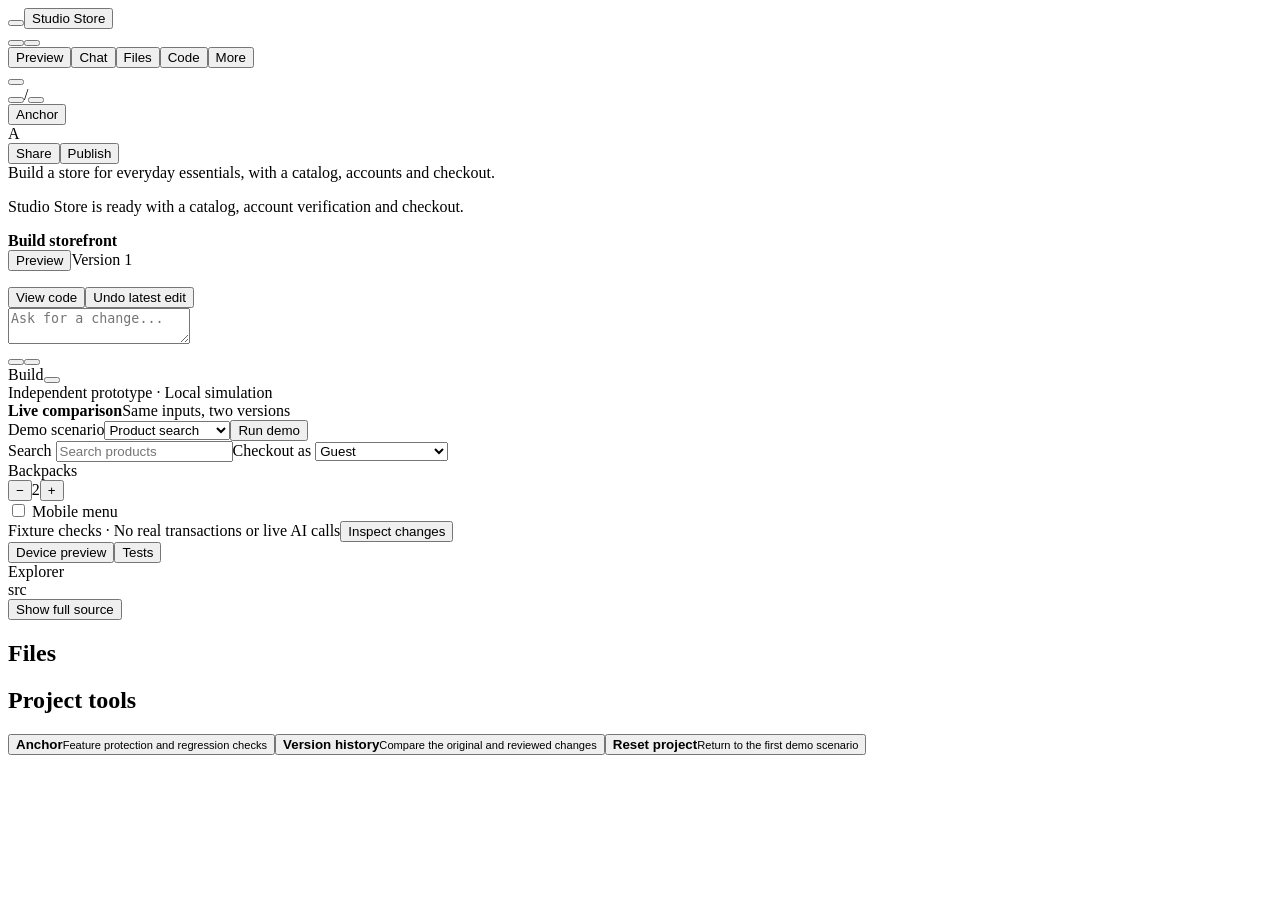
<file: template.html>
<!doctype html><html lang="en"><head><meta charset="utf-8"><meta name="viewport" content="width=device-width,initial-scale=1,viewport-fit=cover"><meta name="color-scheme" content="dark light"><title>Studio Store | Anchor</title><style>/*__CSS__*/</style></head><body>
<header class="topbar">
  <div class="projectbar"><button class="icon-button brand-mark" id="project-menu" title="Project menu" aria-label="Project menu"><span data-icon="menu"></span></button><button class="project-name" id="project-switch">Studio Store <span data-icon="chevron"></span></button><div class="top-spacer"></div><button id="history" class="icon-button" title="History" data-icon="history"></button><button id="hide-chat" class="icon-button" title="Toggle chat panel" data-icon="panel"></button></div>
  <div class="toolbar"><nav class="main-tabs" aria-label="Workspace views"><button class="tab active" data-tab="preview" title="Preview"><span data-icon="globe"></span><span class="tab-label">Preview</span></button><button class="tab mobile-chat-tab" data-tab="chat" title="Chat" aria-controls="chat"><span data-icon="panel"></span><span class="tab-label">Chat</span></button><button class="tab" data-tab="files" title="Files"><span data-icon="folder"></span><span class="tab-label">Files</span></button><button class="tab" data-tab="code" title="Code"><span data-icon="code"></span><span class="tab-label">Code</span></button><button class="tab" data-tab="more" title="More"><span data-icon="more"></span><span class="tab-label">More</span></button></nav><div class="preview-controls" id="preview-controls"><button class="icon-button" id="device" title="Toggle desktop/mobile preview" data-icon="monitor"></button><div class="address"><button id="refresh" class="icon-button" title="Refresh preview" data-icon="refresh"></button><span>/</span><button id="open-preview" class="icon-button" title="Expand preview" data-icon="external"></button></div></div><div class="top-spacer"></div><button class="anchor-top" id="anchor-top"><span data-icon="anchor"></span><span>Anchor</span><span class="count" id="anchor-count" hidden></span></button><div class="avatar" title="Local workspace" aria-label="Local workspace">A</div><button class="quiet share" id="share">Share</button><button class="publish" id="publish">Publish</button></div>
</header>
<main class="workspace" id="workspace">
<aside class="chat" id="chat"><div class="chat-scroll" id="chat-scroll"><div class="message user first-msg">Build a store for everyday essentials, with a catalog, accounts and checkout.</div><div class="assistant"><p>Studio Store is ready with a catalog, account verification and checkout.</p><div class="version-card"><div><span data-icon="check"></span><b>Build storefront</b></div><div class="version-actions"><button data-action="baseline"><span data-icon="globe"></span> Preview</button><span>Version 1</span></div></div></div><div id="run-message" class="message user"></div><div class="assistant"><p id="assistant-response"></p><div id="review-card" aria-live="polite"></div><div class="response-actions"><button class="text-link" id="review-code"><span data-icon="code"></span> View code</button><button class="text-link" id="undo"><span data-icon="history"></span> Undo latest edit</button></div></div><div class="chat-end"></div></div>
<div class="composer-wrap"><div id="scenario-chips" class="scenario-chips"></div><div class="composer"><textarea id="prompt-input" aria-label="Change request" placeholder="Ask for a change..." rows="2" spellcheck="false"></textarea><div class="composer-bar"><button class="icon-button" id="examples" title="Choose an example" data-icon="plus"></button><button class="anchor-chip" id="anchor-chip"><span data-icon="anchor"></span><span id="anchor-chip-label"></span><span data-icon="chevron"></span></button><div class="top-spacer"></div><span class="build-label">Build</span><button id="send" class="send" aria-label="Send change request" title="Send change request" data-icon="up"></button></div></div><div class="disclaimer">Independent prototype · Local simulation</div></div></aside>
<section class="main-area" id="main-area"><div class="view active" id="view-preview"><div class="demo-toolbar"><div class="demo-toolbar-label"><strong>Live comparison</strong><span>Same inputs, two versions</span></div><label class="demo-scenario-label"><span class="sr-only">Demo scenario</span><select id="demo-scenario" aria-label="Demo scenario"><option value="search">Product search</option><option value="shipping">Free shipping</option><option value="mobile">Mobile navigation</option><option value="dark">Dark mode</option><option value="coupon">Discount code</option><option value="sort">Price sorting</option></select></label><button class="primary demo-run" id="run-demo" type="button"><span data-icon="play"></span> Run demo</button></div><section class="compare-panel" id="compare-panel" aria-label="Side-by-side behavior comparison"><div id="compare-overview" aria-live="polite"></div><div class="compare-controls" id="compare-controls"><label id="compare-search-label">Search <input id="compare-search" type="search" placeholder="Search products" aria-label="Search both versions"></label><label>Checkout as <select id="compare-user" aria-label="Account for both versions"><option value="guest">Guest</option><option value="verified">Verified account</option><option value="unverified">Unverified account</option></select></label><div class="quantity-field" role="group" aria-label="Backpack quantity"><span>Backpacks</span><div class="quantity-control"><button id="qty-minus" aria-label="Remove one backpack">−</button><output id="compare-qty">2</output><button id="qty-plus" aria-label="Add one backpack">+</button></div></div><label class="compare-mobile-control" id="compare-mobile-label"><input type="checkbox" id="compare-mobile"> Mobile menu</label><label id="compare-theme-label" hidden>Store theme <select id="compare-theme"><option value="light">Light</option><option value="dark">Dark</option></select></label><label id="compare-coupon-label" hidden>Promo code <input id="compare-coupon" placeholder="SAVE10" maxlength="24" autocomplete="off"></label><label id="compare-sort-label" hidden>Sort by <select id="compare-sort"><option value="default">Default</option><option value="asc">Price: low to high</option><option value="desc">Price: high to low</option></select></label></div><div id="compare-results" class="compare-results"></div><div class="comparison-footer"><span>Fixture checks · No real transactions or live AI calls</span><button class="text-link" data-action="review">Inspect changes <span data-icon="arrow"></span></button></div></section><div class="preview-frame" id="preview-frame"><div class="store" id="store"></div></div><div class="preview-bottom"><div class="version-switch" id="version-tabs"></div><button class="mobile-device" id="mobile-device" type="button" aria-pressed="false" title="Toggle desktop/mobile preview"><span data-icon="monitor"></span> Device preview</button><span id="preview-hint" class="preview-hint" role="status"></span><button class="preview-anchor" id="preview-anchor" title="View regression tests"><span data-icon="activity"></span> Tests</button></div></div>
<div class="view" id="view-code"><div class="code-layout"><aside class="file-tree"><div class="pane-title">Explorer</div><div class="tree-root"><span data-icon="chevron"></span> src</div><div id="file-list"></div></aside><section class="code-pane"><div class="code-head"><span id="code-filename"></span><div class="top-spacer"></div><button class="quiet" id="diff-mode">Show full source</button></div><div id="code-content" class="code-content"></div></section></div></div>
<div class="view" id="view-files"><div class="files-pane"><h2>Files</h2><div id="files-content"></div></div></div>
<div class="view" id="view-more"><div class="files-pane"><h2>Project tools</h2><button class="tool-tile" data-action="anchor"><span data-icon="anchor"></span><div><b>Anchor</b><small>Feature protection and regression checks</small></div><span data-icon="arrow"></span></button><button class="tool-tile" data-action="history"><span data-icon="history"></span><div><b>Version history</b><small>Compare the original and reviewed changes</small></div><span data-icon="arrow"></span></button><button class="tool-tile" data-action="reset"><span data-icon="refresh"></span><div><b>Reset project</b><small>Return to the first demo scenario</small></div><span data-icon="arrow"></span></button></div></div></section>
</main>
<div class="popover" id="project-pop" hidden><b>Studio Store</b><button data-action="reset"><span data-icon="refresh"></span> Reset demo</button><button data-action="theme"><span data-icon="sun"></span> Switch appearance</button><button data-action="history"><span data-icon="history"></span> Version history</button></div>
<div class="popover example-pop" id="example-pop" hidden><b>Try a change</b><div id="examples-list"></div></div>
<div class="overlay" id="overlay" hidden><section class="drawer" role="dialog" aria-modal="true" aria-labelledby="drawer-title"><header class="drawer-header"><div class="drawer-title-wrap"><h2 id="drawer-title"><span data-icon="anchor"></span> Anchor</h2><p id="drawer-subtitle">Feature protection</p></div><div class="top-spacer"></div><button id="close-drawer" class="icon-button" title="Close" data-icon="x"></button></header><div class="drawer-tabs" id="drawer-tabs"><button class="active" data-drawer="locks">Protection</button><button data-drawer="review">Change review</button><button data-drawer="checks">Tests & impact</button></div><div class="drawer-scroll" id="drawer-body"></div><footer class="drawer-footer" id="drawer-footer"></footer></section></div>
<div class="modal-backdrop" id="modal" hidden><section class="modal" role="dialog" aria-modal="true"><header><h2 id="modal-title"></h2><button id="close-modal" class="icon-button" data-icon="x" title="Close"></button></header><div id="modal-body"></div></section></div><div id="toast" role="status" hidden></div>
<script>/*__ENGINE__*/</script><script>/*__ASSETS__*/</script><script>/*__APP__*/</script></body></html>
</file>
